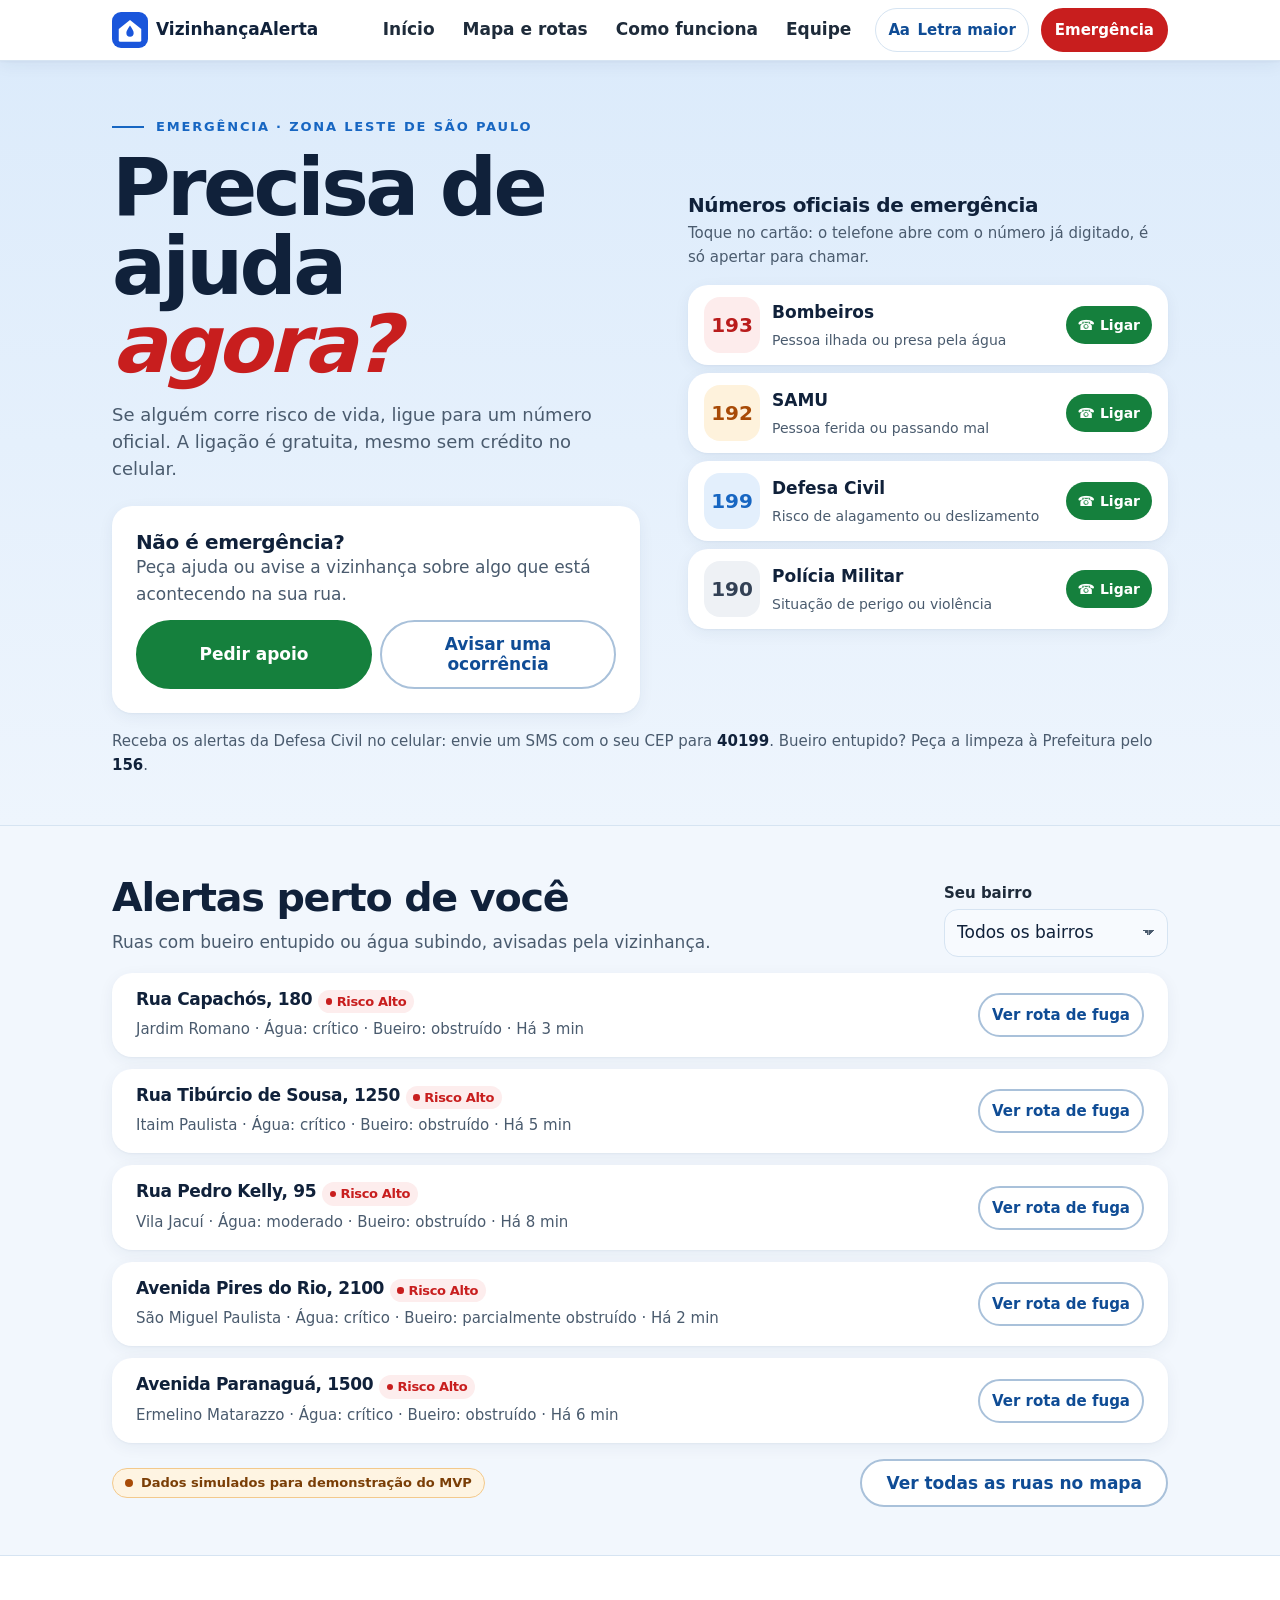
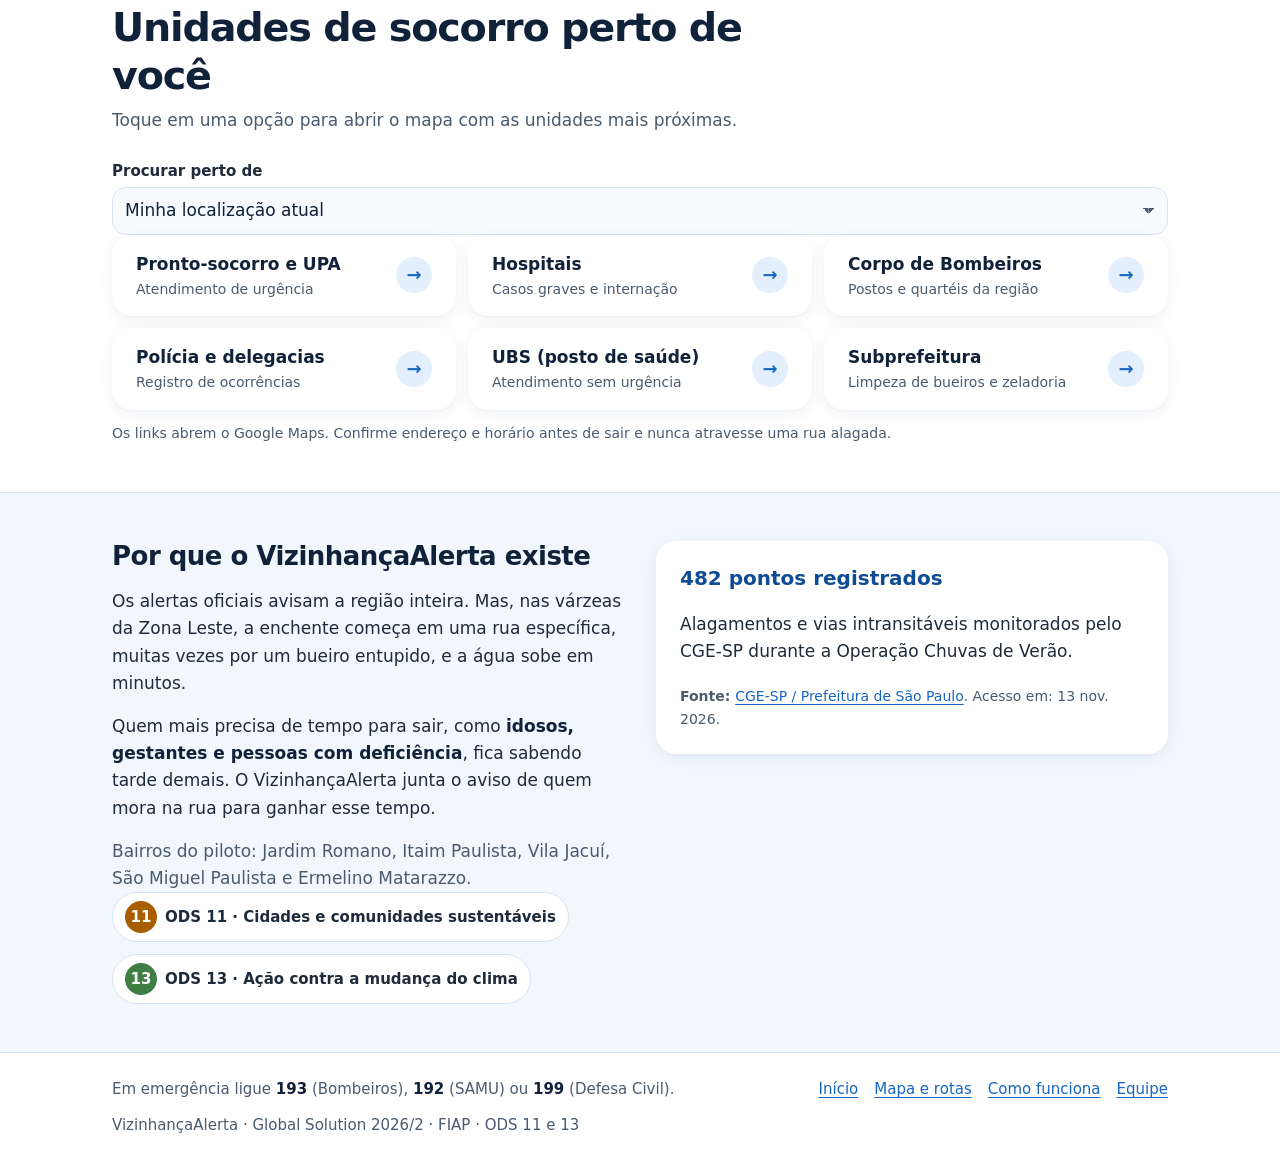
<file: index.html>
<!DOCTYPE html>
<html lang="pt-BR" data-font-size="16">
<head>
  <meta charset="UTF-8">
  <meta name="viewport" content="width=device-width, initial-scale=1">
  <meta name="description" content="VizinhançaAlerta: canal de socorro, alertas de alagamento rua a rua e unidades de atendimento na Zona Leste de São Paulo.">
  <meta name="theme-color" content="#FFFFFF">
  <title>VizinhançaAlerta | Início</title>
  <link rel="icon" href="img/logo.svg" type="image/svg+xml">
  <link rel="stylesheet" href="css/style.css">
</head>
<body>
  <a class="skip-link" href="#conteudo-principal">Pular para o conteúdo principal</a>

  <header class="site-header">
    <div class="container site-header__inner">
      <a class="brand" href="index.html" aria-current="page">
        <img class="brand__logo" src="img/logo.svg" alt="" width="36" height="36">
        <span class="brand__text">
          <span class="brand__name">VizinhançaAlerta</span>
          <span class="brand__slogan">Tecnologia comunitária que antecipa enchentes de rua em rua.</span>
        </span>
      </a>

      <a class="btn btn--sos" href="index.html#emergencia">Emergência</a>

      <button type="button" class="main-nav__toggle" id="menu-toggle" aria-expanded="false" aria-controls="menu-principal">
        <span class="main-nav__toggle-icon" aria-hidden="true"></span>
        <span class="main-nav__toggle-texto">Menu</span>
      </button>

      <nav class="main-nav" id="menu-principal" aria-label="Navegação principal">
        <ul class="main-nav__list" role="list">
          <li><a class="main-nav__link" href="index.html">Início</a></li>
          <li><a class="main-nav__link" href="solucao.html">Mapa e rotas</a></li>
          <li><a class="main-nav__link" href="impacto.html">Como funciona</a></li>
          <li><a class="main-nav__link" href="equipe.html">Equipe</a></li>
          <li>
            <button type="button" class="main-nav__letra" id="btn-letra" aria-pressed="false">
              <span class="main-nav__letra-icone" aria-hidden="true">Aa</span> Letra maior
            </button>
          </li>
        </ul>
      </nav>
    </div>
  </header>

  <main id="conteudo-principal" tabindex="-1">

    <!-- 1. CANAL DE SOCORRO: a primeira coisa que a pessoa vê -->
    <section class="sos" id="emergencia" aria-labelledby="sos-titulo">
      <div class="container sos__inner">
        <div class="sos__texto">
          <p class="kicker">Emergência · Zona Leste de São Paulo</p>
          <h1 class="sos__titulo" id="sos-titulo">Precisa de ajuda <span class="sos__titulo-destaque">agora?</span></h1>
          <p class="sos__lead">Se alguém corre risco de vida, ligue para um número oficial. A ligação é gratuita, mesmo sem crédito no celular.</p>
        </div>

        <div class="sos__numeros">
          <h2 class="sos__numeros-titulo">Números oficiais de emergência</h2>
          <p class="sos__numeros-sub">Toque no cartão: o telefone abre com o número já digitado, é só apertar para chamar.</p>
          <ul class="sos-grid" role="list">
            <li>
              <a class="sos-card sos-card--bombeiros" href="tel:193">
                <span class="visually-hidden">Ligar para </span>
                <span class="sos-card__numero">193</span>
                <span class="sos-card__nome">Bombeiros</span>
                <span class="sos-card__desc">Pessoa ilhada ou presa pela água</span>
                <span class="sos-card__ligar" aria-hidden="true">Ligar</span>
              </a>
            </li>
            <li>
              <a class="sos-card sos-card--samu" href="tel:192">
                <span class="visually-hidden">Ligar para </span>
                <span class="sos-card__numero">192</span>
                <span class="sos-card__nome">SAMU</span>
                <span class="sos-card__desc">Pessoa ferida ou passando mal</span>
                <span class="sos-card__ligar" aria-hidden="true">Ligar</span>
              </a>
            </li>
            <li>
              <a class="sos-card sos-card--defesa" href="tel:199">
                <span class="visually-hidden">Ligar para </span>
                <span class="sos-card__numero">199</span>
                <span class="sos-card__nome">Defesa Civil</span>
                <span class="sos-card__desc">Risco de alagamento ou deslizamento</span>
                <span class="sos-card__ligar" aria-hidden="true">Ligar</span>
              </a>
            </li>
            <li>
              <a class="sos-card sos-card--policia" href="tel:190">
                <span class="visually-hidden">Ligar para </span>
                <span class="sos-card__numero">190</span>
                <span class="sos-card__nome">Polícia Militar</span>
                <span class="sos-card__desc">Situação de perigo ou violência</span>
                <span class="sos-card__ligar" aria-hidden="true">Ligar</span>
              </a>
            </li>
          </ul>
        </div>

        <div class="sos__ajuda">
          <h2 class="sos__ajuda-titulo">Não é emergência?</h2>
          <p class="text-muted">Peça ajuda ou avise a vizinhança sobre algo que está acontecendo na sua rua.</p>
          <div class="sos__acoes">
            <a class="btn btn--verde" href="solucao.html?tipo=suporte#reportar">Pedir apoio</a>
            <a class="btn btn--ghost" href="solucao.html#reportar">Avisar uma ocorrência</a>
          </div>
        </div>
      </div>

      <div class="container">
        <p class="sos__dica">
          Receba os alertas da Defesa Civil no celular: envie um SMS com o seu CEP para <strong>40199</strong>.
          Bueiro entupido? Peça a limpeza à Prefeitura pelo <strong>156</strong>.
        </p>
      </div>
    </section>

    <!-- 2. ALERTAS DA REGIÃO -->
    <section class="section" id="alertas" aria-labelledby="alertas-titulo">
      <div class="container">
        <div class="alertas__topo">
          <div>
            <h2 class="section__title" id="alertas-titulo">Alertas perto de você</h2>
            <p class="section__lead">Ruas com bueiro entupido ou água subindo, avisadas pela vizinhança.</p>
          </div>
          <div class="campo-inline">
            <label class="campo-inline__label" for="home-bairro">Seu bairro</label>
            <select class="filtros__select" id="home-bairro">
              <option value="">Todos os bairros</option>
              <option value="Jardim Romano">Jardim Romano</option>
              <option value="Itaim Paulista">Itaim Paulista</option>
              <option value="Vila Jacuí">Vila Jacuí</option>
              <option value="São Miguel Paulista">São Miguel Paulista</option>
              <option value="Ermelino Matarazzo">Ermelino Matarazzo</option>
            </select>
          </div>
        </div>

        <ul class="alerta-lista" id="lista-alertas-home" role="list" aria-live="polite"></ul>
        <p class="empty-state" id="alertas-vazio" hidden>Nenhum alerta de risco neste bairro no momento.</p>
        <noscript>
          <p class="empty-state">Ative o JavaScript do navegador para ver os alertas.</p>
        </noscript>

        <div class="alertas__rodape">
          <span class="selo-simulacao">Dados simulados para demonstração do MVP</span>
          <a class="btn btn--ghost" href="solucao.html#simulacao">Ver todas as ruas no mapa</a>
        </div>
      </div>
    </section>

    <!-- 3. UNIDADES DE SOCORRO PERTO -->
    <section class="section section--alt" id="unidades" aria-labelledby="unidades-titulo">
      <div class="container stack">
        <header class="section__header">
          <h2 class="section__title" id="unidades-titulo">Unidades de socorro perto de você</h2>
          <p class="section__lead">Toque em uma opção para abrir o mapa com as unidades mais próximas.</p>
        </header>

        <div class="campo-inline">
          <label class="campo-inline__label" for="unidades-bairro">Procurar perto de</label>
          <select class="filtros__select" id="unidades-bairro">
            <option value="">Minha localização atual</option>
            <option value="Jardim Romano">Jardim Romano</option>
            <option value="Itaim Paulista">Itaim Paulista</option>
            <option value="Vila Jacuí">Vila Jacuí</option>
            <option value="São Miguel Paulista">São Miguel Paulista</option>
            <option value="Ermelino Matarazzo">Ermelino Matarazzo</option>
          </select>
        </div>

        <ul class="unidades-grid" role="list">
          <li>
            <a class="unidade-link" data-unidade="pronto socorro" target="_blank" rel="noopener noreferrer"
               href="https://www.google.com/maps/search/?api=1&amp;query=pronto%20socorro%20perto%20de%20mim">
              <span>
                <span class="unidade-link__nome">Pronto-socorro e UPA</span>
                <span class="unidade-link__desc">Atendimento de urgência</span>
              </span>
              <span class="visually-hidden">(abre o mapa em nova aba)</span>
            </a>
          </li>
          <li>
            <a class="unidade-link" data-unidade="hospital" target="_blank" rel="noopener noreferrer"
               href="https://www.google.com/maps/search/?api=1&amp;query=hospital%20perto%20de%20mim">
              <span>
                <span class="unidade-link__nome">Hospitais</span>
                <span class="unidade-link__desc">Casos graves e internação</span>
              </span>
              <span class="visually-hidden">(abre o mapa em nova aba)</span>
            </a>
          </li>
          <li>
            <a class="unidade-link" data-unidade="corpo de bombeiros" target="_blank" rel="noopener noreferrer"
               href="https://www.google.com/maps/search/?api=1&amp;query=corpo%20de%20bombeiros%20perto%20de%20mim">
              <span>
                <span class="unidade-link__nome">Corpo de Bombeiros</span>
                <span class="unidade-link__desc">Postos e quartéis da região</span>
              </span>
              <span class="visually-hidden">(abre o mapa em nova aba)</span>
            </a>
          </li>
          <li>
            <a class="unidade-link" data-unidade="delegacia de polícia" target="_blank" rel="noopener noreferrer"
               href="https://www.google.com/maps/search/?api=1&amp;query=delegacia%20de%20pol%C3%ADcia%20perto%20de%20mim">
              <span>
                <span class="unidade-link__nome">Polícia e delegacias</span>
                <span class="unidade-link__desc">Registro de ocorrências</span>
              </span>
              <span class="visually-hidden">(abre o mapa em nova aba)</span>
            </a>
          </li>
          <li>
            <a class="unidade-link" data-unidade="UBS posto de saúde" target="_blank" rel="noopener noreferrer"
               href="https://www.google.com/maps/search/?api=1&amp;query=UBS%20posto%20de%20sa%C3%BAde%20perto%20de%20mim">
              <span>
                <span class="unidade-link__nome">UBS (posto de saúde)</span>
                <span class="unidade-link__desc">Atendimento sem urgência</span>
              </span>
              <span class="visually-hidden">(abre o mapa em nova aba)</span>
            </a>
          </li>
          <li>
            <a class="unidade-link" data-unidade="subprefeitura" target="_blank" rel="noopener noreferrer"
               href="https://www.google.com/maps/search/?api=1&amp;query=subprefeitura%20perto%20de%20mim">
              <span>
                <span class="unidade-link__nome">Subprefeitura</span>
                <span class="unidade-link__desc">Limpeza de bueiros e zeladoria</span>
              </span>
              <span class="visually-hidden">(abre o mapa em nova aba)</span>
            </a>
          </li>
        </ul>

        <p class="unidades__nota">
          Os links abrem o Google Maps. Confirme endereço e horário antes de sair e nunca atravesse uma rua alagada.
        </p>
      </div>
    </section>

    <!-- 4. SOBRE: problema, cidadão, proposta e ODS -->
    <section class="section" id="sobre" aria-labelledby="sobre-titulo">
      <div class="container layout-split">
        <div class="stack">
          <h2 id="sobre-titulo">Por que o VizinhançaAlerta existe</h2>
          <p>
            Os alertas oficiais avisam a região inteira. Mas, nas várzeas da Zona Leste, a enchente começa
            em uma rua específica, muitas vezes por um bueiro entupido, e a água sobe em minutos.
          </p>
          <p>
            Quem mais precisa de tempo para sair, como <strong>idosos, gestantes e pessoas com deficiência</strong>,
            fica sabendo tarde demais. O VizinhançaAlerta junta o aviso de quem mora na rua para ganhar esse tempo.
          </p>
          <p class="text-muted">
            Bairros do piloto: Jardim Romano, Itaim Paulista, Vila Jacuí, São Miguel Paulista e Ermelino Matarazzo.
          </p>
          <ul class="ods-list" role="list" aria-label="Objetivos de Desenvolvimento Sustentável da ONU">
            <li class="ods-tag ods-tag--11"><span class="ods-tag__num" aria-hidden="true">11</span> ODS 11 · Cidades e comunidades sustentáveis</li>
            <li class="ods-tag ods-tag--13"><span class="ods-tag__num" aria-hidden="true">13</span> ODS 13 · Ação contra a mudança do clima</li>
          </ul>
        </div>

        <article class="card">
          <div class="stat">
            <p class="stat__value">482 pontos registrados</p>
            <p class="stat__label">Alagamentos e vias intransitáveis monitorados pelo CGE-SP durante a Operação Chuvas de Verão.</p>
            <p class="stat__source"><a href="https://www.cgesp.org/v3/alagamentos.jsp" target="_blank" rel="noopener noreferrer">CGE-SP / Prefeitura de São Paulo<span class="visually-hidden"> (abre em nova aba)</span></a>. Acesso em: 13 nov. 2026.</p>
          </div>
        </article>
      </div>
    </section>

  </main>

  <footer class="site-footer">
    <div class="container site-footer__inner">
      <p>Em emergência ligue <strong>193</strong> (Bombeiros), <strong>192</strong> (SAMU) ou <strong>199</strong> (Defesa Civil).</p>
      <nav class="site-footer__nav" aria-label="Navegação do rodapé">
        <ul role="list">
          <li><a href="index.html">Início</a></li>
          <li><a href="solucao.html">Mapa e rotas</a></li>
          <li><a href="impacto.html">Como funciona</a></li>
          <li><a href="equipe.html">Equipe</a></li>
        </ul>
      </nav>
      <p>VizinhançaAlerta · Global Solution 2026/2 · FIAP · ODS 11 e 13</p>
    </div>
  </footer>

  <script src="js/dados.js"></script>
  <script src="js/app.js"></script>
</body>
</html>
</file>
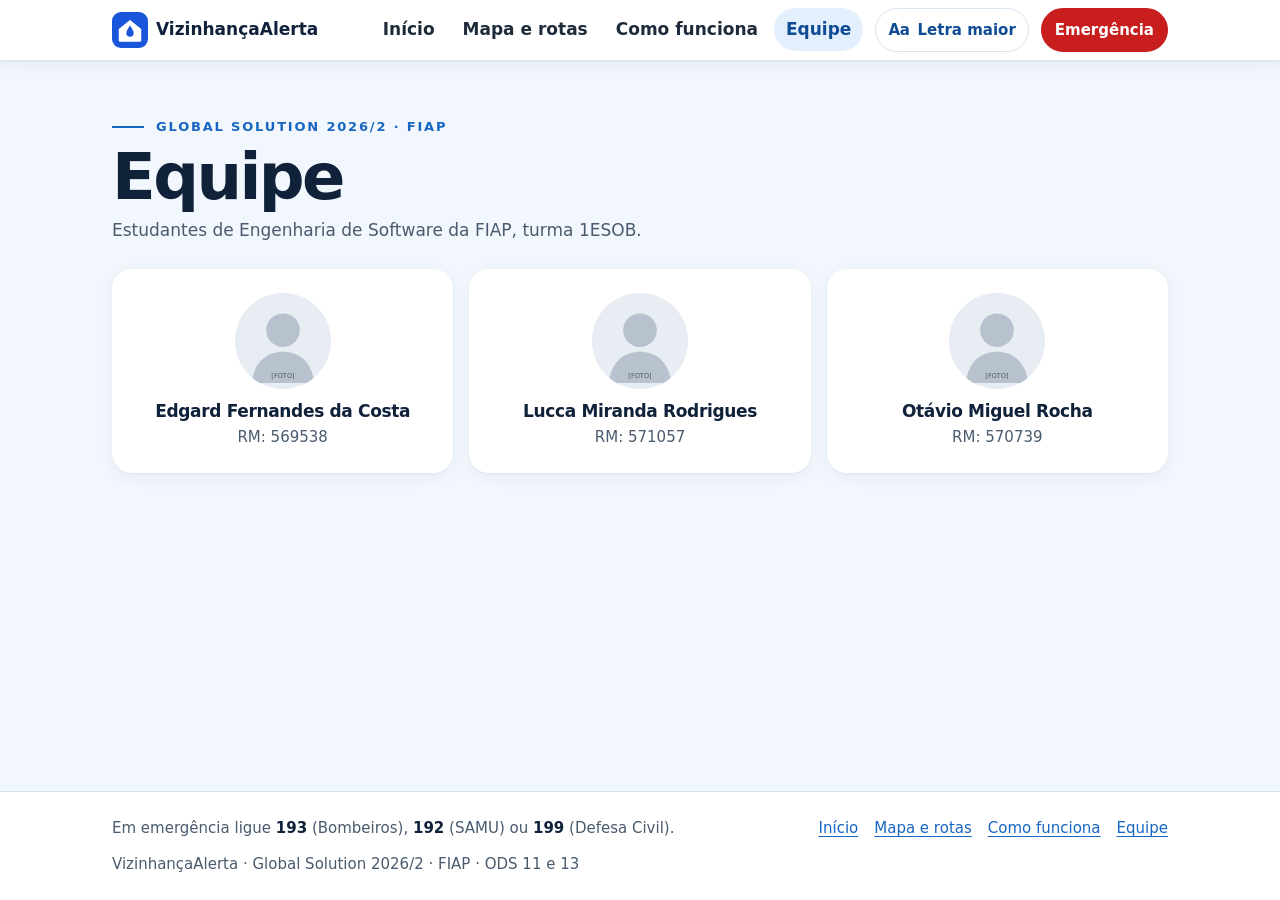
<file: equipe.html>
<!DOCTYPE html>
<html lang="pt-BR" data-font-size="16">
<head>
  <meta charset="UTF-8">
  <meta name="viewport" content="width=device-width, initial-scale=1">
  <meta name="description" content="Equipe do VizinhançaAlerta — Global Solution 2026/2, FIAP Engenharia de Software.">
  <meta name="theme-color" content="#FFFFFF">
  <title>VizinhançaAlerta | Equipe</title>
  <link rel="icon" href="img/logo.svg" type="image/svg+xml">
  <link rel="stylesheet" href="css/style.css">
</head>
<body>
  <a class="skip-link" href="#conteudo-principal">Pular para o conteúdo principal</a>

  <header class="site-header">
    <div class="container site-header__inner">
      <a class="brand" href="index.html">
        <img class="brand__logo" src="img/logo.svg" alt="" width="36" height="36">
        <span class="brand__text">
          <span class="brand__name">VizinhançaAlerta</span>
          <span class="brand__slogan">Tecnologia comunitária que antecipa enchentes de rua em rua.</span>
        </span>
      </a>

      <a class="btn btn--sos" href="index.html#emergencia">Emergência</a>

      <button type="button" class="main-nav__toggle" id="menu-toggle" aria-expanded="false" aria-controls="menu-principal">
        <span class="main-nav__toggle-icon" aria-hidden="true"></span>
        <span class="main-nav__toggle-texto">Menu</span>
      </button>

      <nav class="main-nav" id="menu-principal" aria-label="Navegação principal">
        <ul class="main-nav__list" role="list">
          <li><a class="main-nav__link" href="index.html">Início</a></li>
          <li><a class="main-nav__link" href="solucao.html">Mapa e rotas</a></li>
          <li><a class="main-nav__link" href="impacto.html">Como funciona</a></li>
          <li><a class="main-nav__link" href="equipe.html" aria-current="page">Equipe</a></li>
          <li>
            <button type="button" class="main-nav__letra" id="btn-letra" aria-pressed="false">
              <span class="main-nav__letra-icone" aria-hidden="true">Aa</span> Letra maior
            </button>
          </li>
        </ul>
      </nav>
    </div>
  </header>

  <main id="conteudo-principal" tabindex="-1">

    <section class="section" aria-labelledby="equipe-titulo">
      <div class="container">
        <header class="section__header">
          <p class="kicker">Global Solution 2026/2 · FIAP</p>
          <h1 class="section__title" id="equipe-titulo">Equipe</h1>
          <p class="section__lead">
            Estudantes de Engenharia de Software da FIAP, turma 1ESOB.
          </p>
        </header>

        <ul class="team-grid" role="list">
          <li class="team-card">
            <img class="team-card__photo" src="img/avatar-placeholder.svg" width="96" height="96"
                 alt="Foto de Edgard Fernandes da Costa, integrante da equipe VizinhançaAlerta">
            <h2 class="team-card__name">Edgard Fernandes da Costa</h2>
            <p class="team-card__rm">RM: 569538</p>
          </li>
          <li class="team-card">
            <img class="team-card__photo" src="img/avatar-placeholder.svg" width="96" height="96"
                 alt="Foto de Lucca Miranda Rodrigues, integrante da equipe VizinhançaAlerta">
            <h2 class="team-card__name">Lucca Miranda Rodrigues</h2>
            <p class="team-card__rm">RM: 571057</p>
          </li>
          <li class="team-card">
            <img class="team-card__photo" src="img/avatar-placeholder.svg" width="96" height="96"
                 alt="Foto de Otávio Miguel Rocha, integrante da equipe VizinhançaAlerta">
            <h2 class="team-card__name">Otávio Miguel Rocha</h2>
            <p class="team-card__rm">RM: 570739</p>
          </li>
        </ul>
      </div>
    </section>

  </main>

  <footer class="site-footer">
    <div class="container site-footer__inner">
      <p>Em emergência ligue <strong>193</strong> (Bombeiros), <strong>192</strong> (SAMU) ou <strong>199</strong> (Defesa Civil).</p>
      <nav class="site-footer__nav" aria-label="Navegação do rodapé">
        <ul role="list">
          <li><a href="index.html">Início</a></li>
          <li><a href="solucao.html">Mapa e rotas</a></li>
          <li><a href="impacto.html">Como funciona</a></li>
          <li><a href="equipe.html">Equipe</a></li>
        </ul>
      </nav>
      <p>VizinhançaAlerta · Global Solution 2026/2 · FIAP · ODS 11 e 13</p>
    </div>
  </footer>

  <script src="js/dados.js"></script>
  <script src="js/app.js"></script>
</body>
</html>
</file>
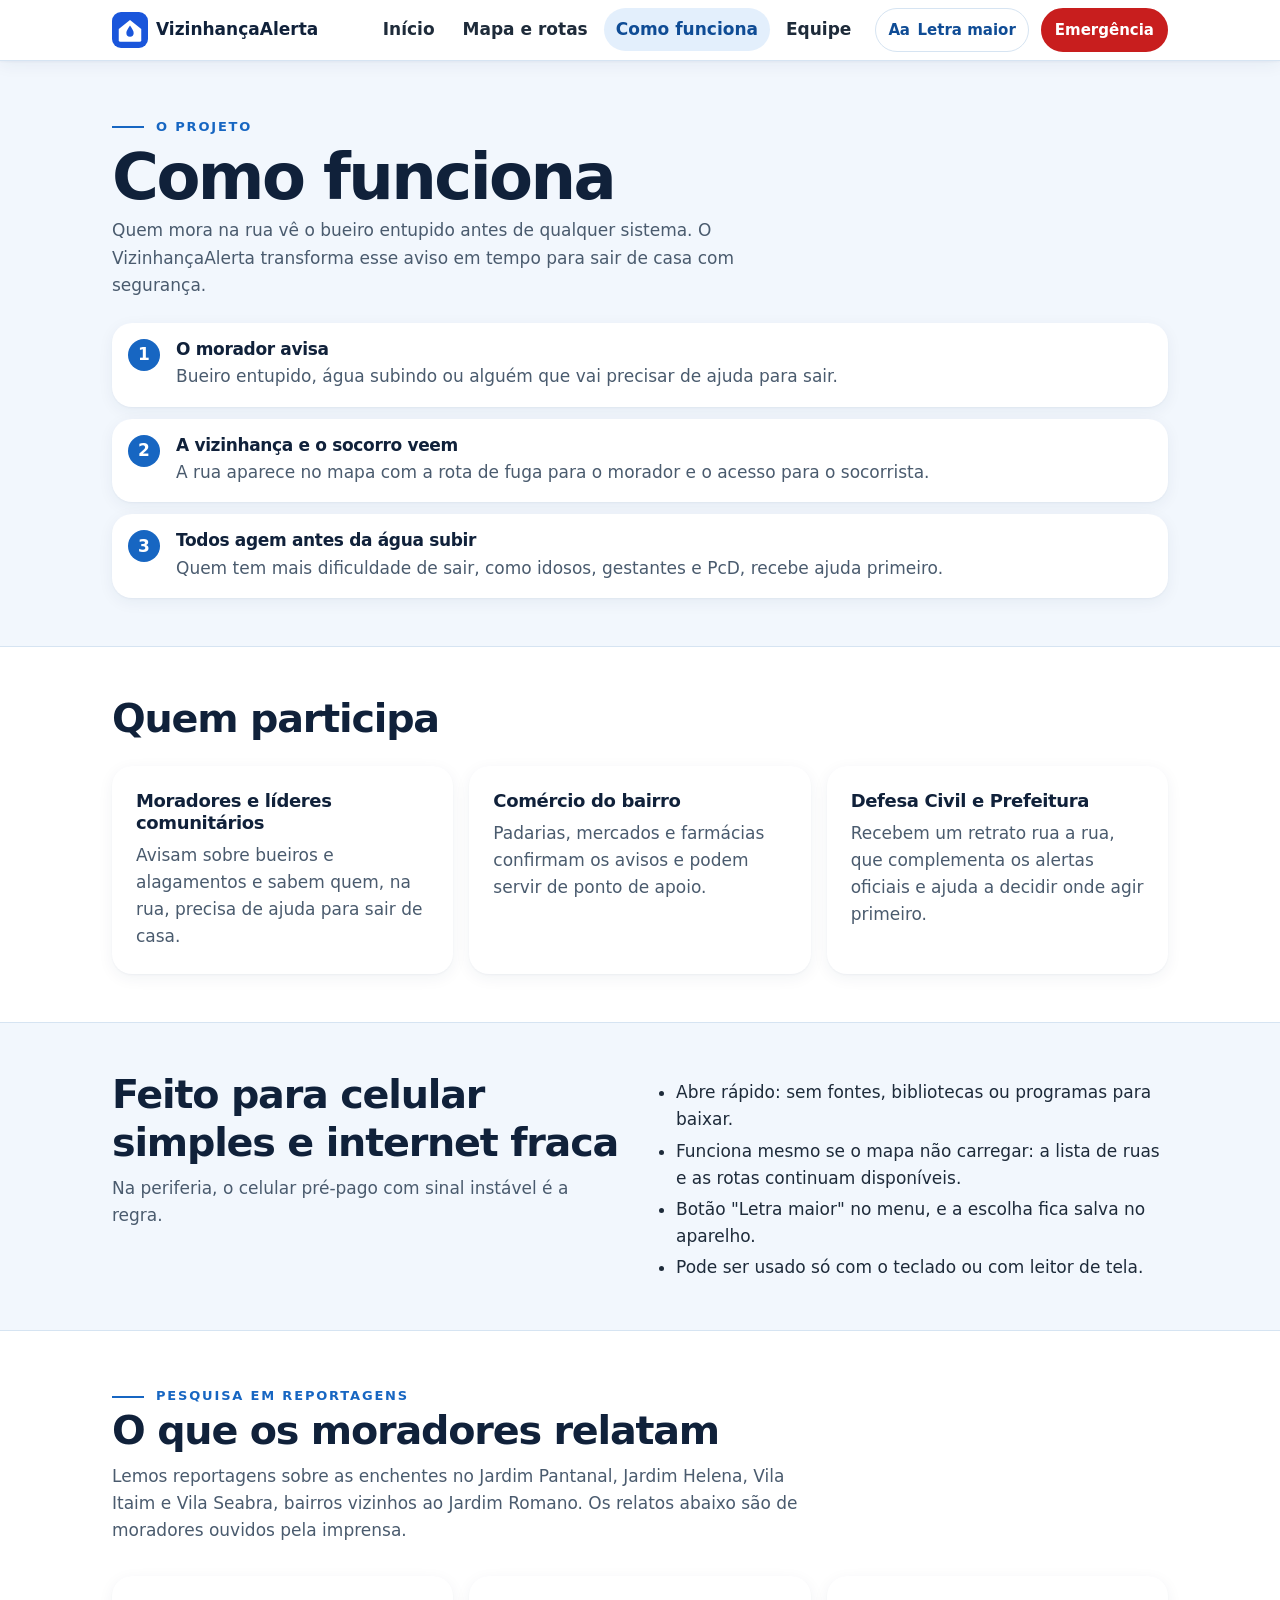
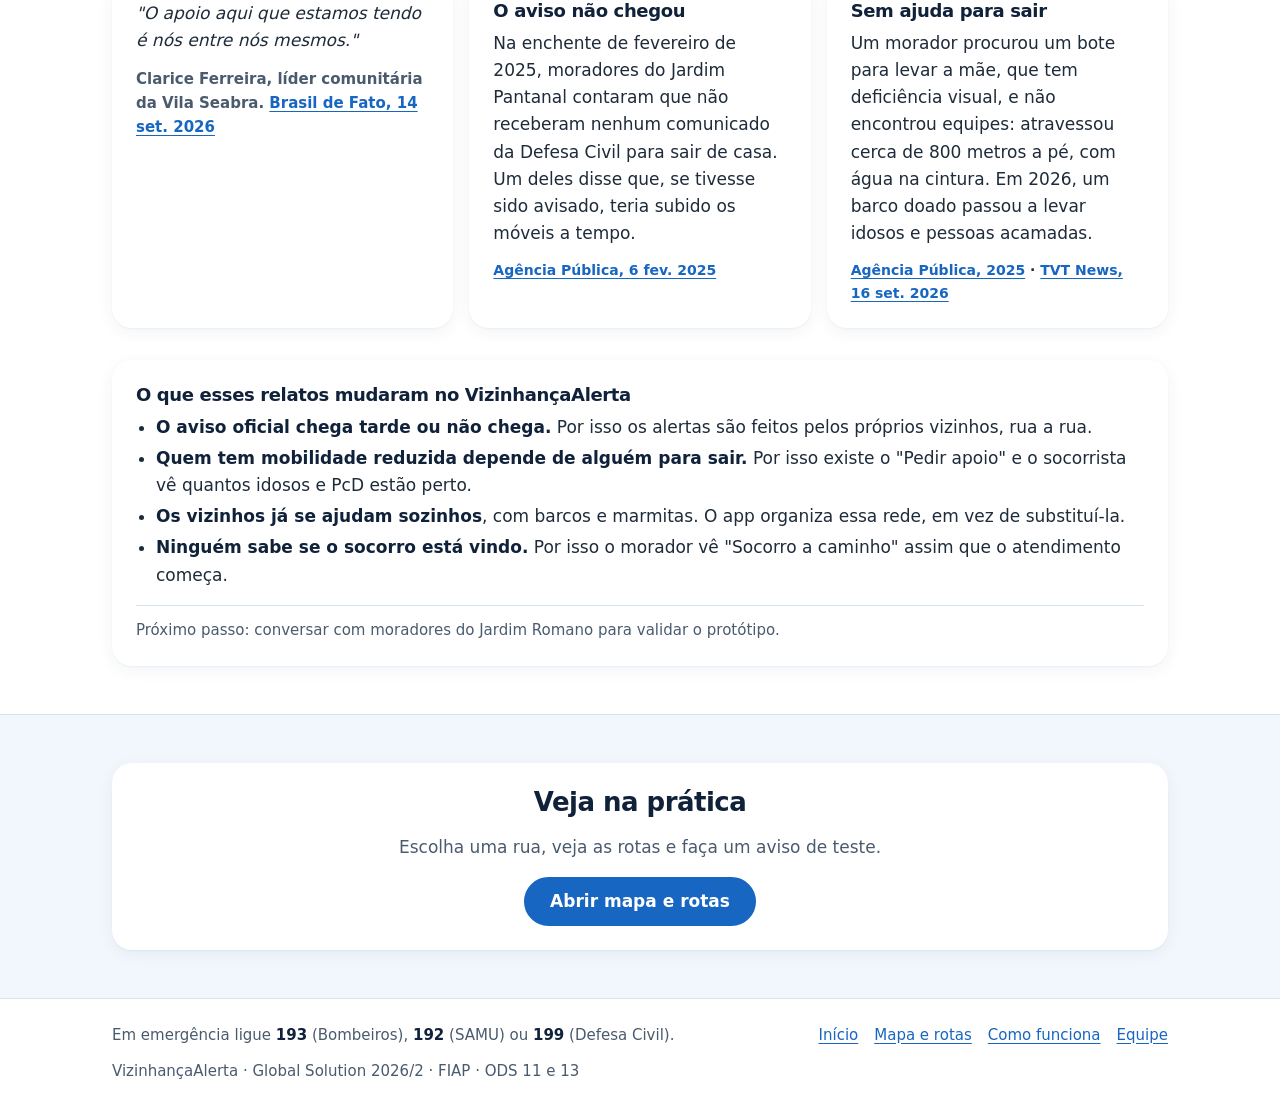
<file: impacto.html>
<!DOCTYPE html>
<html lang="pt-BR" data-font-size="16">
<head>
  <meta charset="UTF-8">
  <meta name="viewport" content="width=device-width, initial-scale=1">
  <meta name="description" content="Como o VizinhançaAlerta funciona: moradores avisam, a vizinhança e o socorro veem, e todos agem antes da água subir.">
  <meta name="theme-color" content="#FFFFFF">
  <title>VizinhançaAlerta | Como funciona</title>
  <link rel="icon" href="img/logo.svg" type="image/svg+xml">
  <link rel="stylesheet" href="css/style.css">
</head>
<body>
  <a class="skip-link" href="#conteudo-principal">Pular para o conteúdo principal</a>

  <header class="site-header">
    <div class="container site-header__inner">
      <a class="brand" href="index.html">
        <img class="brand__logo" src="img/logo.svg" alt="" width="36" height="36">
        <span class="brand__text">
          <span class="brand__name">VizinhançaAlerta</span>
          <span class="brand__slogan">Tecnologia comunitária que antecipa enchentes de rua em rua.</span>
        </span>
      </a>

      <a class="btn btn--sos" href="index.html#emergencia">Emergência</a>

      <button type="button" class="main-nav__toggle" id="menu-toggle" aria-expanded="false" aria-controls="menu-principal">
        <span class="main-nav__toggle-icon" aria-hidden="true"></span>
        <span class="main-nav__toggle-texto">Menu</span>
      </button>

      <nav class="main-nav" id="menu-principal" aria-label="Navegação principal">
        <ul class="main-nav__list" role="list">
          <li><a class="main-nav__link" href="index.html">Início</a></li>
          <li><a class="main-nav__link" href="solucao.html">Mapa e rotas</a></li>
          <li><a class="main-nav__link" href="impacto.html" aria-current="page">Como funciona</a></li>
          <li><a class="main-nav__link" href="equipe.html">Equipe</a></li>
          <li>
            <button type="button" class="main-nav__letra" id="btn-letra" aria-pressed="false">
              <span class="main-nav__letra-icone" aria-hidden="true">Aa</span> Letra maior
            </button>
          </li>
        </ul>
      </nav>
    </div>
  </header>

  <main id="conteudo-principal" tabindex="-1">

    <!-- PASSO A PASSO -->
    <section class="section" aria-labelledby="impacto-titulo">
      <div class="container stack-lg">
        <header class="section__header">
          <p class="kicker">O projeto</p>
          <h1 class="section__title" id="impacto-titulo">Como funciona</h1>
          <p class="section__lead">
            Quem mora na rua vê o bueiro entupido antes de qualquer sistema.
            O VizinhançaAlerta transforma esse aviso em tempo para sair de casa com segurança.
          </p>
        </header>

        <ol class="steps" role="list">
          <li class="steps__item">
            <h2 class="steps__title">O morador avisa</h2>
            <p class="text-muted">Bueiro entupido, água subindo ou alguém que vai precisar de ajuda para sair.</p>
          </li>
          <li class="steps__item">
            <h2 class="steps__title">A vizinhança e o socorro veem</h2>
            <p class="text-muted">A rua aparece no mapa com a rota de fuga para o morador e o acesso para o socorrista.</p>
          </li>
          <li class="steps__item">
            <h2 class="steps__title">Todos agem antes da água subir</h2>
            <p class="text-muted">Quem tem mais dificuldade de sair, como idosos, gestantes e PcD, recebe ajuda primeiro.</p>
          </li>
        </ol>
      </div>
    </section>

    <!-- QUEM PARTICIPA -->
    <section class="section section--alt" id="ecossistema" aria-labelledby="ecossistema-titulo">
      <div class="container">
        <header class="section__header">
          <h2 class="section__title" id="ecossistema-titulo">Quem participa</h2>
        </header>

        <div class="grid grid--3">
          <article class="card">
            <h3 class="card__title">Moradores e líderes comunitários</h3>
            <p class="card__text">Avisam sobre bueiros e alagamentos e sabem quem, na rua, precisa de ajuda para sair de casa.</p>
          </article>
          <article class="card">
            <h3 class="card__title">Comércio do bairro</h3>
            <p class="card__text">Padarias, mercados e farmácias confirmam os avisos e podem servir de ponto de apoio.</p>
          </article>
          <article class="card">
            <h3 class="card__title">Defesa Civil e Prefeitura</h3>
            <p class="card__text">Recebem um retrato rua a rua, que complementa os alertas oficiais e ajuda a decidir onde agir primeiro.</p>
          </article>
        </div>
      </div>
    </section>

    <!-- INCLUSÃO DIGITAL -->
    <section class="section" id="inclusao-digital" aria-labelledby="inclusao-titulo">
      <div class="container layout-split">
        <div>
          <h2 class="section__title" id="inclusao-titulo">Feito para celular simples e internet fraca</h2>
          <p class="section__lead">Na periferia, o celular pré-pago com sinal instável é a regra.</p>
        </div>
        <ul class="lista-simples">
          <li>Abre rápido: sem fontes, bibliotecas ou programas para baixar.</li>
          <li>Funciona mesmo se o mapa não carregar: a lista de ruas e as rotas continuam disponíveis.</li>
          <li>Botão "Letra maior" no menu, e a escolha fica salva no aparelho.</li>
          <li>Pode ser usado só com o teclado ou com leitor de tela.</li>
        </ul>
      </div>
    </section>

    <!-- O QUE OS MORADORES RELATAM (pesquisa em reportagens) -->
    <section class="section section--alt" id="validacao" aria-labelledby="validacao-titulo">
      <div class="container stack-lg">
        <header class="section__header">
          <p class="kicker">Pesquisa em reportagens</p>
          <h2 class="section__title" id="validacao-titulo">O que os moradores relatam</h2>
          <p class="section__lead">
            Lemos reportagens sobre as enchentes no Jardim Pantanal, Jardim Helena, Vila Itaim e Vila Seabra,
            bairros vizinhos ao Jardim Romano. Os relatos abaixo são de moradores ouvidos pela imprensa.
          </p>
        </header>

        <div class="grid grid--3">
          <figure class="quote">
            <blockquote class="quote__text">
              <p>"O apoio aqui que estamos tendo é nós entre nós mesmos."</p>
            </blockquote>
            <figcaption class="quote__author">
              Clarice Ferreira, líder comunitária da Vila Seabra.
              <a href="https://www.brasildefato.com.br/2026/09/14/enchente-deixa-familias-ilhadas-apos-tres-dias-sem-resposta-na-zona-leste-de-sp-o-apoio-aqui-e-nos-entre-nos-mesmos/" target="_blank" rel="noopener noreferrer">Brasil de Fato, 14 set. 2026<span class="visually-hidden"> (abre em nova aba)</span></a>
            </figcaption>
          </figure>

          <article class="relato">
            <h3 class="relato__titulo">O aviso não chegou</h3>
            <p>
              Na enchente de fevereiro de 2025, moradores do Jardim Pantanal contaram que não receberam nenhum
              comunicado da Defesa Civil para sair de casa. Um deles disse que, se tivesse sido avisado, teria
              subido os móveis a tempo.
            </p>
            <p class="relato__fonte">
              <a href="https://apublica.org/2025/02/sao-paulo-chuvas-deixam-moradores-ilhados-na-maior-cidade-do-pais/" target="_blank" rel="noopener noreferrer">Agência Pública, 6 fev. 2025<span class="visually-hidden"> (abre em nova aba)</span></a>
            </p>
          </article>

          <article class="relato">
            <h3 class="relato__titulo">Sem ajuda para sair</h3>
            <p>
              Um morador procurou um bote para levar a mãe, que tem deficiência visual, e não encontrou equipes:
              atravessou cerca de 800 metros a pé, com água na cintura. Em 2026, um barco doado passou a levar
              idosos e pessoas acamadas.
            </p>
            <p class="relato__fonte">
              <a href="https://apublica.org/2025/02/sao-paulo-chuvas-deixam-moradores-ilhados-na-maior-cidade-do-pais/" target="_blank" rel="noopener noreferrer">Agência Pública, 2025<span class="visually-hidden"> (abre em nova aba)</span></a>
              ·
              <a href="https://tvtnews.com.br/jardim-pantanal-chega-ao-quinto-dia-de-alagamentos/" target="_blank" rel="noopener noreferrer">TVT News, 16 set. 2026<span class="visually-hidden"> (abre em nova aba)</span></a>
            </p>
          </article>
        </div>

        <article class="card">
          <h3 class="card__title">O que esses relatos mudaram no VizinhançaAlerta</h3>
          <ul class="lista-simples">
            <li><strong>O aviso oficial chega tarde ou não chega.</strong> Por isso os alertas são feitos pelos próprios vizinhos, rua a rua.</li>
            <li><strong>Quem tem mobilidade reduzida depende de alguém para sair.</strong> Por isso existe o "Pedir apoio" e o socorrista vê quantos idosos e PcD estão perto.</li>
            <li><strong>Os vizinhos já se ajudam sozinhos</strong>, com barcos e marmitas. O app organiza essa rede, em vez de substituí-la.</li>
            <li><strong>Ninguém sabe se o socorro está vindo.</strong> Por isso o morador vê "Socorro a caminho" assim que o atendimento começa.</li>
          </ul>
          <p class="card__footer">Próximo passo: conversar com moradores do Jardim Romano para validar o protótipo.</p>
        </article>
      </div>
    </section>

    <!-- CHAMADA -->
    <section class="section" aria-labelledby="impacto-cta-titulo">
      <div class="container">
        <article class="card text-center stack">
          <h2 id="impacto-cta-titulo">Veja na prática</h2>
          <p class="section__lead">Escolha uma rua, veja as rotas e faça um aviso de teste.</p>
          <p><a class="btn btn--primary" href="solucao.html">Abrir mapa e rotas</a></p>
        </article>
      </div>
    </section>

  </main>

  <footer class="site-footer">
    <div class="container site-footer__inner">
      <p>Em emergência ligue <strong>193</strong> (Bombeiros), <strong>192</strong> (SAMU) ou <strong>199</strong> (Defesa Civil).</p>
      <nav class="site-footer__nav" aria-label="Navegação do rodapé">
        <ul role="list">
          <li><a href="index.html">Início</a></li>
          <li><a href="solucao.html">Mapa e rotas</a></li>
          <li><a href="impacto.html">Como funciona</a></li>
          <li><a href="equipe.html">Equipe</a></li>
        </ul>
      </nav>
      <p>VizinhançaAlerta · Global Solution 2026/2 · FIAP · ODS 11 e 13</p>
    </div>
  </footer>

  <script src="js/dados.js"></script>
  <script src="js/app.js"></script>
</body>
</html>
</file>
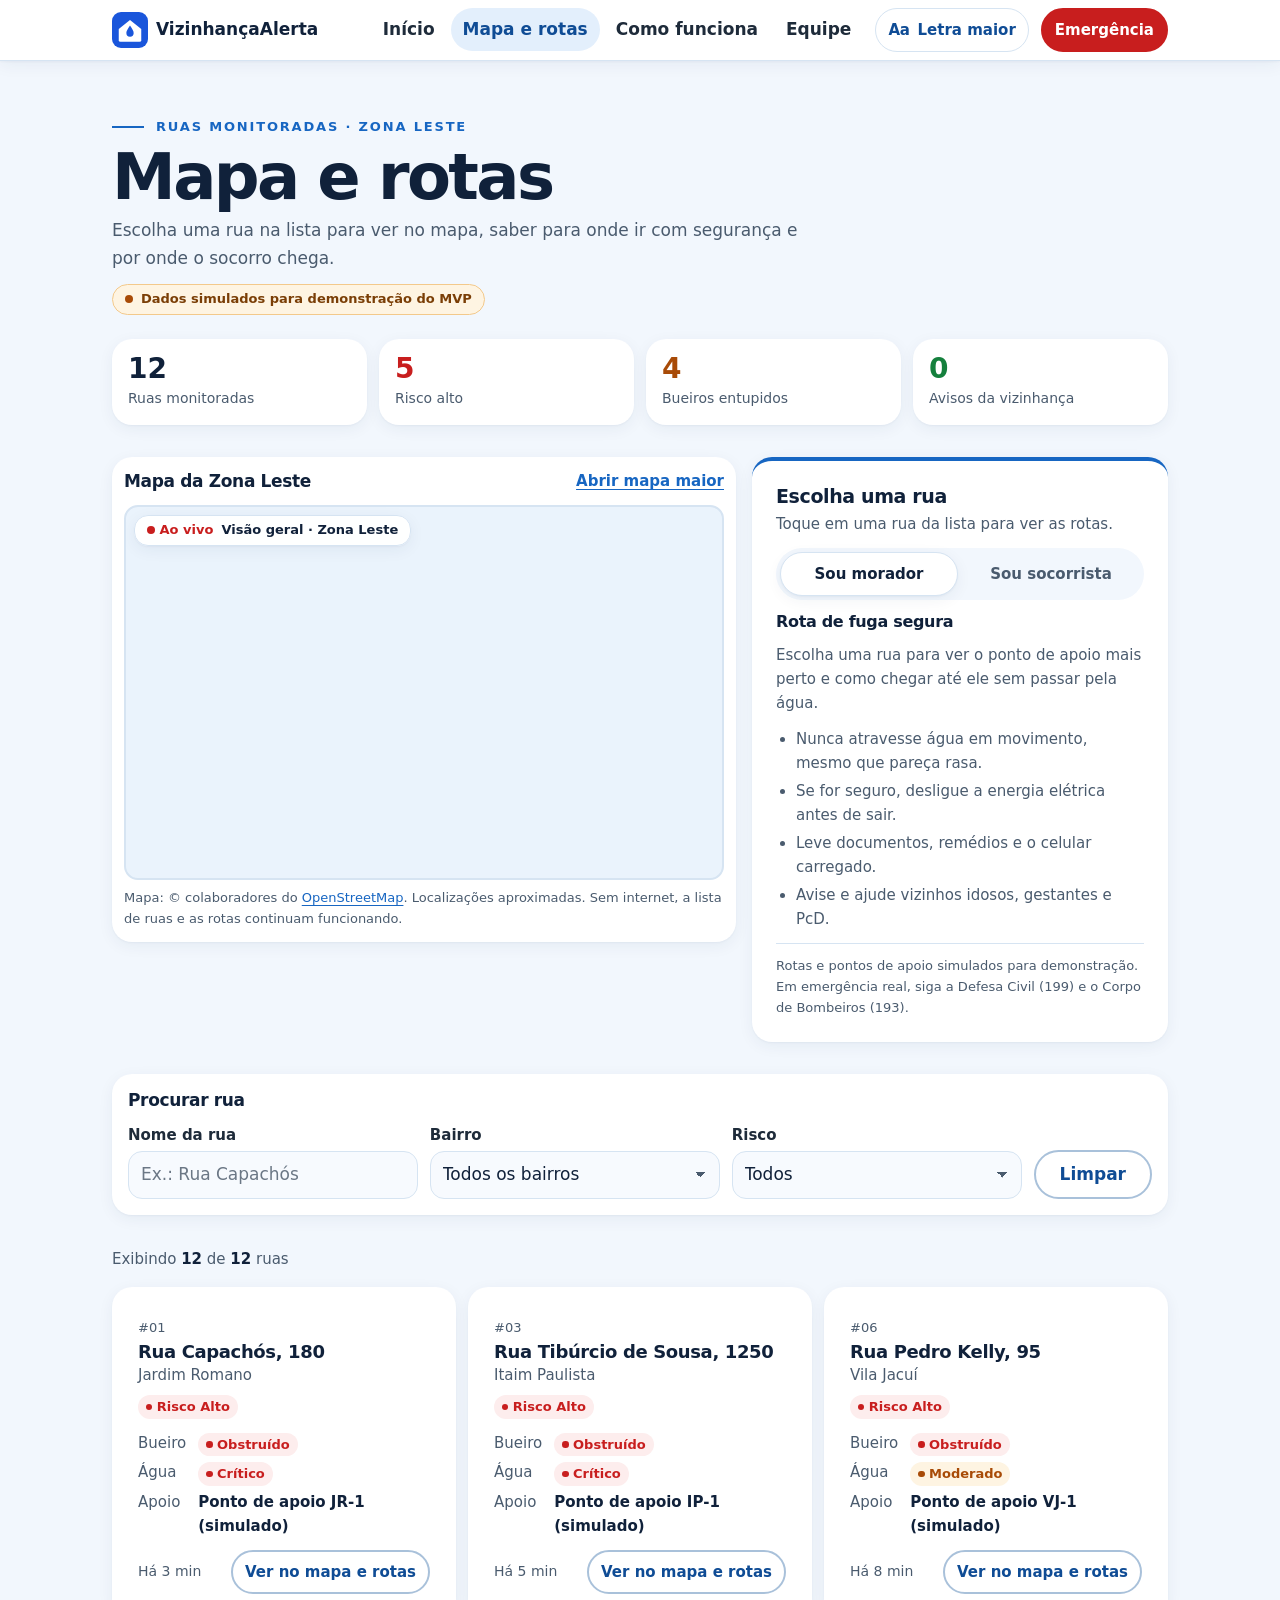
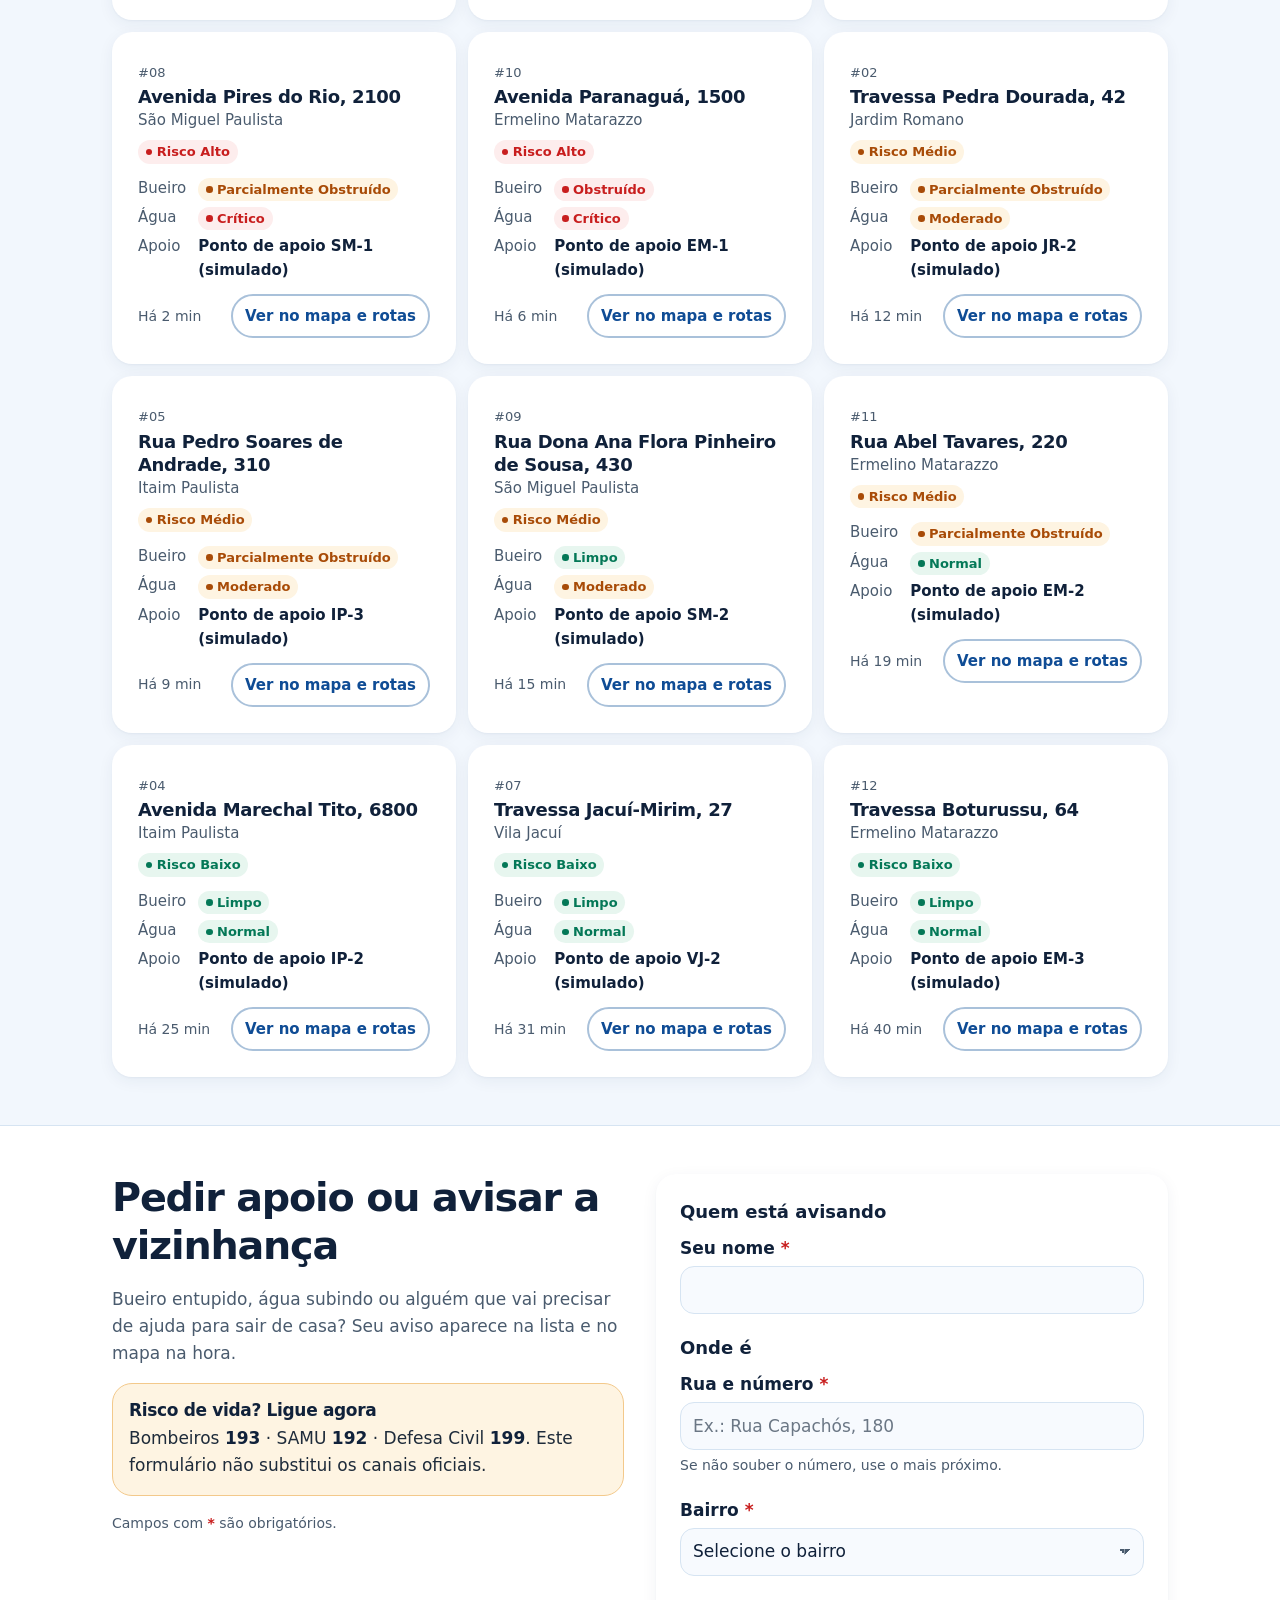
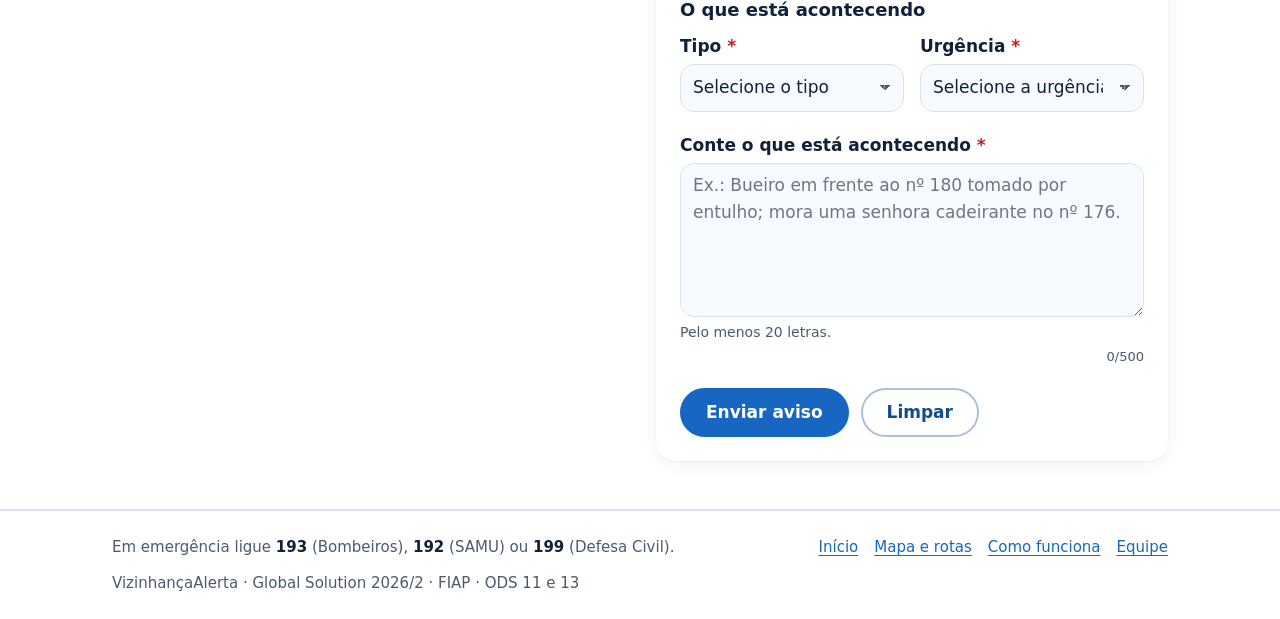
<file: solucao.html>
<!DOCTYPE html>
<html lang="pt-BR" data-font-size="16">
<head>
  <meta charset="UTF-8">
  <meta name="viewport" content="width=device-width, initial-scale=1">
  <meta name="description" content="Mapa e rotas do VizinhançaAlerta: ruas em risco de alagamento na Zona Leste de São Paulo, rota de fuga para o morador, rota de acesso para o socorrista e formulário de pedido de apoio.">
  <meta name="theme-color" content="#FFFFFF">
  <title>VizinhançaAlerta | Mapa e rotas</title>
  <link rel="icon" href="img/logo.svg" type="image/svg+xml">
  <link rel="stylesheet" href="css/style.css">
</head>
<body>
  <a class="skip-link" href="#conteudo-principal">Pular para o conteúdo principal</a>

  <header class="site-header">
    <div class="container site-header__inner">
      <a class="brand" href="index.html">
        <img class="brand__logo" src="img/logo.svg" alt="" width="36" height="36">
        <span class="brand__text">
          <span class="brand__name">VizinhançaAlerta</span>
          <span class="brand__slogan">Tecnologia comunitária que antecipa enchentes de rua em rua.</span>
        </span>
      </a>

      <a class="btn btn--sos" href="index.html#emergencia">Emergência</a>

      <button type="button" class="main-nav__toggle" id="menu-toggle" aria-expanded="false" aria-controls="menu-principal">
        <span class="main-nav__toggle-icon" aria-hidden="true"></span>
        <span class="main-nav__toggle-texto">Menu</span>
      </button>

      <nav class="main-nav" id="menu-principal" aria-label="Navegação principal">
        <ul class="main-nav__list" role="list">
          <li><a class="main-nav__link" href="index.html">Início</a></li>
          <li><a class="main-nav__link" href="solucao.html" aria-current="page">Mapa e rotas</a></li>
          <li><a class="main-nav__link" href="impacto.html">Como funciona</a></li>
          <li><a class="main-nav__link" href="equipe.html">Equipe</a></li>
          <li>
            <button type="button" class="main-nav__letra" id="btn-letra" aria-pressed="false">
              <span class="main-nav__letra-icone" aria-hidden="true">Aa</span> Letra maior
            </button>
          </li>
        </ul>
      </nav>
    </div>
  </header>

  <main id="conteudo-principal" tabindex="-1">

    <!-- SIMULAÇÃO: mapa, rotas, filtros e ruas -->
    <section class="section" id="simulacao" aria-labelledby="simulacao-titulo">
      <div class="container stack-lg">
        <header class="section__header">
          <p class="kicker">Ruas monitoradas · Zona Leste</p>
          <h1 class="section__title" id="simulacao-titulo">Mapa e rotas</h1>
          <p class="section__lead">
            Escolha uma rua na lista para ver no mapa, saber para onde ir com segurança e por onde o socorro chega.
          </p>
          <p><span class="selo-simulacao">Dados simulados para demonstração do MVP</span></p>
        </header>

        <!-- Contadores dinâmicos -->
        <ul class="kpi-grid" role="list" aria-label="Resumo do monitoramento">
          <li class="kpi">
            <span class="kpi__value" id="kpi-total">—</span>
            <span class="kpi__label">Ruas monitoradas</span>
          </li>
          <li class="kpi kpi--alto">
            <span class="kpi__value" id="kpi-alto">—</span>
            <span class="kpi__label">Risco alto</span>
          </li>
          <li class="kpi kpi--medio">
            <span class="kpi__value" id="kpi-obstruidos">—</span>
            <span class="kpi__label">Bueiros entupidos</span>
          </li>
          <li class="kpi kpi--baixo">
            <span class="kpi__value" id="kpi-reportes">—</span>
            <span class="kpi__label">Avisos da vizinhança</span>
          </li>
        </ul>

        <!-- Mapa real + painel de rotas -->
        <div class="geo-wrapper">
          <div class="mapa-geo-panel">
            <div class="mapa-geo-panel__header">
              <h2 class="mapa-geo-panel__title" id="mapa-titulo">Mapa da Zona Leste</h2>
              <a class="mapa-geo-panel__link" id="mapa-osm-link"
                 href="https://www.openstreetmap.org/#map=14/-23.4990/-46.4380"
                 target="_blank" rel="noopener noreferrer">Abrir mapa maior<span class="visually-hidden"> (abre em nova aba)</span></a>
            </div>

            <div class="mapa-geo" id="mapa-geo">
              <iframe class="mapa-geo__frame" id="mapa-osm"
                      title="Mapa do OpenStreetMap com a visão geral da Zona Leste de São Paulo"
                      src="https://www.openstreetmap.org/export/embed.html?bbox=-46.5000%2C-23.5200%2C-46.3800%2C-23.4780&amp;layer=mapnik"
                      loading="lazy"></iframe>
              <p class="mapa-geo__hud" aria-hidden="true">
                <span class="mapa-geo__live">Ao vivo</span>
                <span id="mapa-hud-texto">Visão geral · Zona Leste</span>
              </p>
            </div>

            <p class="mapa-geo-panel__credito">
              Mapa: © colaboradores do <a href="https://www.openstreetmap.org/copyright" target="_blank" rel="noopener noreferrer">OpenStreetMap<span class="visually-hidden"> (abre em nova aba)</span></a>.
              Localizações aproximadas. Sem internet, a lista de ruas e as rotas continuam funcionando.
            </p>
            <p class="mapa-geo-panel__offline" id="mapa-offline" role="status" hidden>
              Você está sem conexão: o mapa não vai carregar, mas a lista de ruas e as rotas continuam funcionando.
            </p>
          </div>

          <!-- Painel de rotas -->
          <aside class="rotas" id="painel-rotas" aria-labelledby="rotas-titulo">
            <div>
              <h2 class="rotas__title" id="rotas-titulo" tabindex="-1">Escolha uma rua</h2>
              <p class="rotas__subtitle" id="rotas-subtitulo">Toque em uma rua da lista para ver as rotas.</p>
            </div>

            <div class="rotas__tabs" role="tablist" aria-label="Tipo de rota">
              <button type="button" class="rotas__tab" id="aba-cidadao" role="tab"
                      aria-selected="true" aria-controls="painel-cidadao">Sou morador</button>
              <button type="button" class="rotas__tab" id="aba-socorrista" role="tab"
                      aria-selected="false" aria-controls="painel-socorrista" tabindex="-1">Sou socorrista</button>
            </div>

            <div class="rotas__panel rotas__panel--cidadao" id="painel-cidadao" role="tabpanel" aria-labelledby="aba-cidadao" tabindex="0">
              <h3 class="rotas__panel-title">Rota de fuga segura</h3>
              <div id="cidadao-conteudo">
                <p class="rotas__vazio">Escolha uma rua para ver o ponto de apoio mais perto e como chegar até ele sem passar pela água.</p>
              </div>
              <ul class="rotas__dicas" aria-label="Cuidados ao sair de casa">
                <li>Nunca atravesse água em movimento, mesmo que pareça rasa.</li>
                <li>Se for seguro, desligue a energia elétrica antes de sair.</li>
                <li>Leve documentos, remédios e o celular carregado.</li>
                <li>Avise e ajude vizinhos idosos, gestantes e PcD.</li>
              </ul>
              <a class="btn btn--verde btn--block rotas__gps" id="btn-gps-cidadao" target="_blank" rel="noopener noreferrer" hidden>
                Abrir Rota de Evacuação no GPS<span class="visually-hidden"> (abre em nova aba)</span>
              </a>
            </div>

            <div class="rotas__panel rotas__panel--socorrista" id="painel-socorrista" role="tabpanel" aria-labelledby="aba-socorrista" tabindex="0" hidden>
              <!-- Antes do acesso: só o formulário de entrada -->
              <div class="login" id="socorrista-login">
                <h3 class="rotas__panel-title">Área do socorrista</h3>
                <p class="login__intro">
                  Só equipes de resgate (Defesa Civil, Bombeiros e SAMU) podem iniciar e finalizar atendimentos
                  e ver os dados de quem pediu ajuda. Isso evita avisos falsos de "socorro a caminho".
                </p>
                <form class="login__form" id="form-login" novalidate aria-labelledby="aba-socorrista">
                  <div class="form__group">
                    <label class="form__label" for="login-matricula">Matrícula</label>
                    <input class="form__input" type="text" id="login-matricula" name="matricula" autocomplete="username" placeholder="Ex.: DC-0001" aria-describedby="erro-login-matricula">
                    <span class="form__error" id="erro-login-matricula" aria-live="polite"></span>
                  </div>
                  <div class="form__group">
                    <label class="form__label" for="login-codigo">Código de acesso</label>
                    <input class="form__input" type="password" id="login-codigo" name="codigo" autocomplete="current-password" aria-describedby="erro-login-codigo">
                    <span class="form__error" id="erro-login-codigo" aria-live="polite"></span>
                  </div>
                  <div class="form-feedback" id="login-feedback" role="status" aria-live="polite"></div>
                  <button type="submit" class="btn btn--primary btn--block" id="btn-entrar">Entrar como socorrista</button>
                </form>
                <p class="login__demo">
                  Acesso de demonstração: matrícula <strong>DC-0001</strong> e código <strong>SOCORRO2026</strong>.
                </p>
              </div>

              <!-- Depois do acesso: dados e ações do resgate -->
              <div class="login__area" id="socorrista-area" hidden>
                <div class="login__sessao">
                  <span>Conectado como <strong id="socorrista-matricula">—</strong></span>
                  <button type="button" class="btn btn--ghost btn--sm" id="btn-sair">Sair</button>
                </div>
                <h3 class="rotas__panel-title" id="socorrista-titulo" tabindex="-1">Rota de resgate</h3>
                <div id="socorrista-conteudo">
                  <p class="rotas__vazio">Escolha uma rua para ver o acesso sugerido, quantas pessoas vulneráveis estão perto e a situação do bueiro.</p>
                </div>
                <a class="btn btn--danger btn--block rotas__gps" id="btn-gps-socorrista" target="_blank" rel="noopener noreferrer" hidden>
                  Traçar Acesso de Resgate no GPS<span class="visually-hidden"> (abre em nova aba)</span>
                </a>
              </div>
            </div>

            <p class="rotas__retorno" id="rotas-retorno" role="status" aria-live="polite"></p>

            <div class="form__actions rotas__acoes" id="rotas-acoes" hidden></div>

            <p class="rotas__aviso">
              Rotas e pontos de apoio simulados para demonstração. Em emergência real, siga a Defesa Civil (199)
              e o Corpo de Bombeiros (193).
            </p>
          </aside>
        </div>

        <!-- Filtros -->
        <form class="filtros" id="form-filtros" role="search" aria-labelledby="filtros-titulo">
          <h2 class="filtros__legend" id="filtros-titulo">Procurar rua</h2>

          <div class="filtros__field">
            <label class="filtros__label" for="filtro-busca">Nome da rua</label>
            <input class="filtros__input" type="search" id="filtro-busca" name="busca" placeholder="Ex.: Rua Capachós" autocomplete="off">
          </div>

          <div class="filtros__field">
            <label class="filtros__label" for="filtro-bairro">Bairro</label>
            <select class="filtros__select" id="filtro-bairro" name="bairro">
              <option value="">Todos os bairros</option>
              <option value="Jardim Romano">Jardim Romano</option>
              <option value="Itaim Paulista">Itaim Paulista</option>
              <option value="Vila Jacuí">Vila Jacuí</option>
              <option value="São Miguel Paulista">São Miguel Paulista</option>
              <option value="Ermelino Matarazzo">Ermelino Matarazzo</option>
            </select>
          </div>

          <div class="filtros__field">
            <label class="filtros__label" for="filtro-risco">Risco</label>
            <select class="filtros__select" id="filtro-risco" name="risco">
              <option value="">Todos</option>
              <option value="Alto">Alto</option>
              <option value="Médio">Médio</option>
              <option value="Baixo">Baixo</option>
            </select>
          </div>

          <div class="filtros__actions">
            <button type="reset" class="btn btn--ghost btn--block" id="btn-limpar-filtros">Limpar</button>
          </div>
        </form>

        <!-- Resultados -->
        <div>
          <div class="resultados-bar">
            <p class="resultados-bar__count" id="contador-resultados" role="status" aria-live="polite">Carregando ruas…</p>
            <button type="button" class="btn btn--ghost btn--sm" id="btn-finalizadas" aria-pressed="false" hidden>Ver finalizadas</button>
          </div>

          <ul class="pontos-list" id="lista-pontos" role="list" aria-label="Ruas monitoradas"></ul>

          <p class="empty-state" id="estado-vazio" hidden>
            Nenhuma rua encontrada. Tente outro bairro, outro risco ou limpe a busca.
          </p>

          <noscript>
            <p class="empty-state">Ative o JavaScript do navegador para ver as ruas monitoradas.</p>
          </noscript>
        </div>
      </div>
    </section>

    <!-- FORMULÁRIO: pedir apoio ou avisar a vizinhança -->
    <section class="section section--alt" id="reportar" aria-labelledby="reportar-titulo">
      <div class="container layout-split">
        <div class="stack">
          <h2 class="section__title" id="reportar-titulo">Pedir apoio ou avisar a vizinhança</h2>
          <p class="section__lead">
            Bueiro entupido, água subindo ou alguém que vai precisar de ajuda para sair de casa?
            Seu aviso aparece na lista e no mapa na hora.
          </p>
          <aside class="notice">
            <h3 class="notice__title">Risco de vida? Ligue agora</h3>
            <p>Bombeiros <strong>193</strong> · SAMU <strong>192</strong> · Defesa Civil <strong>199</strong>. Este formulário não substitui os canais oficiais.</p>
          </aside>
          <p class="form__hint">Campos com <span class="form__required" aria-hidden="true">*</span> são obrigatórios.</p>
        </div>

        <form class="form" id="form-reporte" novalidate aria-labelledby="reportar-titulo">
          <div class="form-feedback" id="form-feedback" role="status" aria-live="polite" tabindex="-1"></div>

          <fieldset class="form__fieldset">
            <legend class="form__legend">Quem está avisando</legend>

            <div class="form__group">
              <label class="form__label" for="campo-nome">Seu nome <span class="form__required" aria-hidden="true">*</span></label>
              <input class="form__input" type="text" id="campo-nome" name="nome" autocomplete="name" required aria-required="true" aria-describedby="erro-nome">
              <span class="form__error" id="erro-nome" aria-live="polite"></span>
            </div>
          </fieldset>

          <fieldset class="form__fieldset">
            <legend class="form__legend">Onde é</legend>

            <div class="form__group">
              <label class="form__label" for="campo-rua">Rua e número <span class="form__required" aria-hidden="true">*</span></label>
              <input class="form__input" type="text" id="campo-rua" name="rua" autocomplete="street-address" placeholder="Ex.: Rua Capachós, 180" required aria-required="true" aria-describedby="dica-rua erro-rua">
              <span class="form__hint" id="dica-rua">Se não souber o número, use o mais próximo.</span>
              <span class="form__error" id="erro-rua" aria-live="polite"></span>
            </div>

            <div class="form__group">
              <label class="form__label" for="campo-bairro">Bairro <span class="form__required" aria-hidden="true">*</span></label>
              <select class="form__select" id="campo-bairro" name="bairro" required aria-required="true" aria-describedby="erro-bairro">
                <option value="">Selecione o bairro</option>
                <option value="Jardim Romano">Jardim Romano</option>
                <option value="Itaim Paulista">Itaim Paulista</option>
                <option value="Vila Jacuí">Vila Jacuí</option>
                <option value="São Miguel Paulista">São Miguel Paulista</option>
                <option value="Ermelino Matarazzo">Ermelino Matarazzo</option>
              </select>
              <span class="form__error" id="erro-bairro" aria-live="polite"></span>
            </div>
          </fieldset>

          <fieldset class="form__fieldset">
            <legend class="form__legend">O que está acontecendo</legend>

            <div class="form__row">
              <div class="form__group">
                <label class="form__label" for="campo-tipo">Tipo <span class="form__required" aria-hidden="true">*</span></label>
                <select class="form__select" id="campo-tipo" name="tipoOcorrencia" required aria-required="true" aria-describedby="erro-tipo">
                  <option value="">Selecione o tipo</option>
                  <option value="Bueiro Obstruído">Bueiro Obstruído</option>
                  <option value="Acúmulo de Água na Via">Acúmulo de Água na Via</option>
                  <option value="Pedido de Apoio">Pedido de Apoio (pessoa precisa de ajuda)</option>
                  <option value="Rota Bloqueada">Rota Bloqueada</option>
                </select>
                <span class="form__error" id="erro-tipo" aria-live="polite"></span>
              </div>

              <div class="form__group">
                <label class="form__label" for="campo-urgencia">Urgência <span class="form__required" aria-hidden="true">*</span></label>
                <select class="form__select" id="campo-urgencia" name="urgencia" required aria-required="true" aria-describedby="erro-urgencia">
                  <option value="">Selecione a urgência</option>
                  <option value="Crítica">Crítica</option>
                  <option value="Moderada">Moderada</option>
                  <option value="Preventiva">Preventiva</option>
                </select>
                <span class="form__error" id="erro-urgencia" aria-live="polite"></span>
              </div>
            </div>

            <div class="form__group">
              <label class="form__label" for="campo-descricao">Conte o que está acontecendo <span class="form__required" aria-hidden="true">*</span></label>
              <textarea class="form__textarea" id="campo-descricao" name="descricao" rows="5" maxlength="500" required aria-required="true" aria-describedby="dica-descricao contador-descricao erro-descricao" placeholder="Ex.: Bueiro em frente ao nº 180 tomado por entulho; mora uma senhora cadeirante no nº 176."></textarea>
              <span class="form__hint" id="dica-descricao">Pelo menos 20 letras.</span>
              <span class="form__counter" id="contador-descricao" aria-live="polite">0/500</span>
              <span class="form__error" id="erro-descricao" aria-live="polite"></span>
            </div>
          </fieldset>

          <div class="form__actions">
            <button type="submit" class="btn btn--primary" id="btn-enviar-reporte">Enviar aviso</button>
            <button type="reset" class="btn btn--ghost" id="btn-limpar-reporte">Limpar</button>
          </div>
        </form>
      </div>
    </section>

  </main>

  <footer class="site-footer">
    <div class="container site-footer__inner">
      <p>Em emergência ligue <strong>193</strong> (Bombeiros), <strong>192</strong> (SAMU) ou <strong>199</strong> (Defesa Civil).</p>
      <nav class="site-footer__nav" aria-label="Navegação do rodapé">
        <ul role="list">
          <li><a href="index.html">Início</a></li>
          <li><a href="solucao.html">Mapa e rotas</a></li>
          <li><a href="impacto.html">Como funciona</a></li>
          <li><a href="equipe.html">Equipe</a></li>
        </ul>
      </nav>
      <p>VizinhançaAlerta · Global Solution 2026/2 · FIAP · ODS 11 e 13</p>
    </div>
  </footer>

  <script src="js/dados.js"></script>
  <script src="js/app.js"></script>
</body>
</html>
</file>
<file: css/style.css>
/* ==========================================================================
   VizinhançaAlerta — css/style.css
   Visual claro e calmo, pensado para todas as idades.
   Mobile-first · Flexbox · CSS Grid · Media Queries · WCAG
   Sem fontes externas, sem CDN (foco em redes 3G).

   ÍNDICE
    0. Tokens (cores, espaçamentos)
    1. Escala de fonte (A- / A+)
    2. Reset
    3. Base
    4. Foco visível
    5. Utilitários
    6. Link "pular para o conteúdo"
    7. Botão "Letra maior"
    8. Header e navegação
    9. Seções
   10. Botões
   11. Cards e grids
   12. Canal de socorro (página inicial)
   13. Alertas da região (página inicial)
   14. Unidades de socorro (página inicial)
   15. Sobre o projeto: dado + ODS
   16. Selo de simulação e placeholders
   17. Contadores (KPIs)
   18. Mapa real (iframe) + Painel de rotas
   19. Filtros
   20. Cards das ruas
   21. Badges
   22. Formulário
   23. Passos, depoimentos e avisos
   24. Equipe
   25. Rodapé
   26. Animações
   27. Responsividade
   28. Alto contraste
   28. Movimento reduzido
   29. Impressão
   ========================================================================== */

/* --------------------------------------------------------------------------
   0. Tokens
   Todas as cores de texto têm contraste mínimo de 4.5:1 sobre o fundo.
   -------------------------------------------------------------------------- */
:root {
  /* Base: branco com azul bem claro */
  --cor-fundo: #F2F7FD;
  --cor-superficie: #FFFFFF;
  --cor-superficie-2: #EAF3FC;
  --cor-borda: #D6E4F2;
  --cor-borda-forte: #A9C1DA;

  /* Texto */
  --cor-texto: #1E2B3A;
  --cor-texto-suave: #4A5B6E;
  --cor-titulo: #10213A;

  /* Cor principal (azul: confiança, serviço público) */
  --cor-primaria: #1766C2;
  --cor-primaria-escura: #0F4C95;
  --cor-primaria-fundo: #E3EFFC;

  /* Verde: o que é seguro (ponto de apoio, rota de fuga, confirmação) */
  --cor-verde: #15803D;
  --cor-verde-escuro: #116632;
  --cor-verde-fundo: #E6F6EC;

  /* Risco */
  --cor-alto: #C81E1E;
  --cor-alto-fundo: #FDEDED;
  --cor-medio: #A84B07;
  --cor-medio-fundo: #FEF4E2;
  --cor-baixo: #047857;
  --cor-baixo-fundo: #E7F6EF;

  /* Feedback */
  --cor-erro: #C81E1E;
  --cor-sucesso: #047857;

  /* Tipografia de sistema */
  --fonte-base: system-ui, -apple-system, BlinkMacSystemFont, "Segoe UI", Roboto, sans-serif;

  /* Espaçamentos (rem → crescem junto com a "Letra maior") */
  --esp-1: 0.25rem;
  --esp-2: 0.5rem;
  --esp-3: 0.75rem;
  --esp-4: 1rem;
  --esp-5: 1.5rem;
  --esp-6: 2rem;
  --esp-7: 3rem;
  --esp-8: 4rem;

  --raio: 0.875rem;
  --raio-lg: 1.25rem;
  --largura-max: 70rem;
  --sombra: 0 1px 2px rgba(15, 45, 90, 0.04), 0 4px 16px rgba(15, 45, 90, 0.06);
  --sombra-forte: 0 10px 28px rgba(15, 45, 90, 0.12);
  --foco: 3px solid #1766C2;
  --transicao: 160ms ease;
}

/* --------------------------------------------------------------------------
   1. Escala de fonte (botão "Letra maior")
   O JS alterna o <html> entre 16px e 20px (data-font-size). Como tudo usa
   rem, a página inteira cresce junto.
   -------------------------------------------------------------------------- */
html {
  font-size: 16px;
  -webkit-text-size-adjust: 100%;
  text-size-adjust: 100%;
  scroll-behavior: smooth;
}

html[data-font-size="14"] { font-size: 14px; }
html[data-font-size="16"] { font-size: 16px; }
html[data-font-size="18"] { font-size: 18px; }
html[data-font-size="20"] { font-size: 20px; }

/* --------------------------------------------------------------------------
   2. Reset enxuto
   -------------------------------------------------------------------------- */
*,
*::before,
*::after {
  box-sizing: border-box;
}

body,
h1, h2, h3, h4, h5, h6,
p, figure, blockquote,
ul, ol, dl, dd {
  margin: 0;
}

ul[role="list"],
ol[role="list"] {
  list-style: none;
  padding: 0;
}

img,
svg {
  display: block;
  max-width: 100%;
  height: auto;
}

input,
button,
select,
textarea {
  font: inherit;
  color: inherit;
}

button {
  cursor: pointer;
}

[hidden],
.is-hidden {
  display: none !important;
}

/* --------------------------------------------------------------------------
   3. Base
   -------------------------------------------------------------------------- */
body {
  min-height: 100vh;
  display: flex;
  flex-direction: column;
  font-family: var(--fonte-base);
  font-size: 1.0625rem;
  line-height: 1.6;
  color: var(--cor-texto);
  background-color: var(--cor-fundo);
}

main {
  flex: 1 0 auto;
}

h1, h2, h3, h4 {
  color: var(--cor-titulo);
  line-height: 1.2;
  font-weight: 800;
  letter-spacing: -0.02em;
}

h1 { font-size: 1.875rem; }
h2 { font-size: 1.5rem; }
h3 { font-size: 1.1875rem; }
h4 { font-size: 1.0625rem; }

p + p {
  margin-top: var(--esp-3);
}

a {
  color: var(--cor-primaria);
  text-underline-offset: 0.2em;
}

a:hover {
  color: var(--cor-primaria-escura);
}

strong {
  color: var(--cor-titulo);
}

::selection {
  background: var(--cor-primaria);
  color: #FFFFFF;
}

/* Âncoras (#emergencia, #reportar...) não ficam escondidas atrás do header fixo */
[id] {
  scroll-margin-top: 5rem;
}

/* --------------------------------------------------------------------------
   4. Foco visível (navegação por teclado)
   -------------------------------------------------------------------------- */
:focus {
  outline: none;
}

:focus-visible {
  outline: var(--foco);
  outline-offset: 3px;
  border-radius: 4px;
}

@supports not selector(:focus-visible) {
  :focus {
    outline: var(--foco);
    outline-offset: 3px;
  }
}

/* --------------------------------------------------------------------------
   5. Utilitários
   -------------------------------------------------------------------------- */
.visually-hidden {
  position: absolute !important;
  width: 1px;
  height: 1px;
  padding: 0;
  margin: -1px;
  overflow: hidden;
  clip: rect(0, 0, 0, 0);
  white-space: nowrap;
  border: 0;
}

.container {
  width: 100%;
  max-width: var(--largura-max);
  margin-inline: auto;
  padding-inline: var(--esp-4);
}

.text-center { text-align: center; }
.text-muted { color: var(--cor-texto-suave); }

.stack > * + * { margin-top: var(--esp-4); }
.stack-lg > * + * { margin-top: var(--esp-6); }

/* --------------------------------------------------------------------------
   6. Link "pular para o conteúdo"
   -------------------------------------------------------------------------- */
.skip-link {
  position: absolute;
  top: -100%;
  left: var(--esp-4);
  z-index: 1000;
  padding: var(--esp-2) var(--esp-4);
  font-weight: 700;
  color: #FFFFFF;
  background: var(--cor-primaria);
  border-radius: 0 0 var(--raio) var(--raio);
  text-decoration: none;
}

.skip-link:focus,
.skip-link:focus-visible {
  top: 0;
}

/* --------------------------------------------------------------------------
   7. Botão "Letra maior" (dentro do menu principal)
   -------------------------------------------------------------------------- */
.main-nav__letra {
  display: inline-flex;
  align-items: center;
  gap: var(--esp-2);
  width: 100%;
  min-height: 2.75rem;
  padding: var(--esp-3) var(--esp-4);
  font-weight: 600;
  color: var(--cor-primaria-escura);
  background: transparent;
  border: 1px solid var(--cor-borda);
  border-radius: 999px;
  transition: background-color var(--transicao), border-color var(--transicao);
}

.main-nav__letra:hover {
  background: var(--cor-primaria-fundo);
  border-color: var(--cor-primaria);
}

/* Ícone "Aa" desenhado com texto do sistema, sem imagem */
.main-nav__letra-icone {
  font-weight: 800;
  letter-spacing: -0.02em;
}

.main-nav__letra[aria-pressed="true"] {
  color: #FFFFFF;
  background: var(--cor-primaria);
  border-color: var(--cor-primaria);
}

/* --------------------------------------------------------------------------
   8. Header + navegação principal
   -------------------------------------------------------------------------- */
.site-header {
  position: sticky;
  top: 0;
  z-index: 100;
  background: var(--cor-superficie);
  border-bottom: 1px solid var(--cor-borda);
  box-shadow: var(--sombra);
}

.site-header__inner {
  display: flex;
  flex-wrap: wrap;
  align-items: center;
  gap: var(--esp-2) var(--esp-3);
  padding-block: var(--esp-2);
}

.brand {
  display: inline-flex;
  align-items: center;
  gap: var(--esp-2);
  margin-right: auto;
  color: var(--cor-titulo);
  text-decoration: none;
}

.brand:hover {
  color: var(--cor-titulo);
}

.brand__logo {
  width: 2.25rem;
  height: 2.25rem;
  flex-shrink: 0;
}

.brand__text {
  display: flex;
  flex-direction: column;
  line-height: 1.15;
}

.brand__name {
  font-size: 1.0625rem;
  font-weight: 800;
}

.brand__slogan {
  display: none;
  font-size: 0.8125rem;
  color: var(--cor-texto-suave);
}

.main-nav__toggle {
  display: inline-flex;
  align-items: center;
  gap: var(--esp-2);
  min-height: 2.75rem;
  padding: var(--esp-2) var(--esp-3);
  font-weight: 600;
  color: var(--cor-texto);
  background: var(--cor-superficie);
  border: 1px solid var(--cor-borda-forte);
  border-radius: var(--raio);
}

.main-nav__toggle-icon,
.main-nav__toggle-icon::before,
.main-nav__toggle-icon::after {
  display: block;
  width: 1.125rem;
  height: 2px;
  background: currentColor;
  border-radius: 2px;
  transition: transform var(--transicao);
}

.main-nav__toggle-icon {
  position: relative;
}

/* Em celulares pequenos o botão mostra só o ícone; o texto "Menu"
   continua disponível para leitores de tela. */
@media (max-width: 29.99em) {
  .site-header__inner {
    column-gap: var(--esp-2);
  }

  .brand__logo {
    width: 1.75rem;
    height: 1.75rem;
  }

  .brand__name {
    font-size: 0.9375rem;
  }

  .btn--sos {
    padding-inline: var(--esp-2);
    font-size: 0.875rem;
  }

  .main-nav__toggle {
    padding-inline: var(--esp-2);
  }

  .main-nav__toggle-texto {
    position: absolute;
    width: 1px;
    height: 1px;
    overflow: hidden;
    clip: rect(0, 0, 0, 0);
    white-space: nowrap;
  }
}

.main-nav__toggle-icon::before,
.main-nav__toggle-icon::after {
  content: "";
  position: absolute;
  left: 0;
}

.main-nav__toggle-icon::before { top: -6px; }
.main-nav__toggle-icon::after { top: 6px; }

.main-nav__toggle[aria-expanded="true"] .main-nav__toggle-icon {
  background: transparent;
}

.main-nav__toggle[aria-expanded="true"] .main-nav__toggle-icon::before {
  transform: translateY(6px) rotate(45deg);
}

.main-nav__toggle[aria-expanded="true"] .main-nav__toggle-icon::after {
  transform: translateY(-6px) rotate(-45deg);
}

.main-nav {
  flex-basis: 100%;
}

.main-nav__list {
  display: none;
  flex-direction: column;
  gap: var(--esp-1);
  margin: 0;
  padding: var(--esp-2) 0;
  list-style: none;
}

.main-nav.is-open .main-nav__list {
  display: flex;
}

.main-nav__link {
  display: block;
  padding: var(--esp-3) var(--esp-4);
  font-weight: 600;
  color: var(--cor-texto);
  text-decoration: none;
  border-radius: 999px;
  transition: background-color var(--transicao), color var(--transicao);
}

.main-nav__link:hover {
  color: var(--cor-primaria-escura);
  background: var(--cor-primaria-fundo);
}

.main-nav__link[aria-current="page"] {
  color: var(--cor-primaria-escura);
  background: var(--cor-primaria-fundo);
}

/* --------------------------------------------------------------------------
   9. Seções genéricas
   -------------------------------------------------------------------------- */
.section {
  padding-block: var(--esp-6);
}

.section--alt {
  background: var(--cor-superficie);
  border-block: 1px solid var(--cor-borda);
}

.section__header {
  max-width: 44rem;
  margin-bottom: var(--esp-5);
}

.section__header--center {
  margin-inline: auto;
  text-align: center;
}

.kicker {
  display: inline-flex;
  align-items: center;
  gap: var(--esp-3);
  font-size: 0.8125rem;
  font-weight: 700;
  letter-spacing: 0.14em;
  text-transform: uppercase;
  color: var(--cor-primaria);
}

.kicker::before {
  content: "";
  width: 2rem;
  height: 2px;
  background: currentColor;
}

.section__title {
  margin-bottom: var(--esp-2);
  font-size: clamp(1.75rem, 1.2rem + 1.6vw, 2.5rem);
  letter-spacing: -0.03em;
}

/* Título principal das páginas internas (Mapa e rotas, Como funciona...) */
h1.section__title {
  margin-top: var(--esp-2);
  font-size: clamp(2.5rem, 1.5rem + 3.5vw, 4rem);
  line-height: 1;
  letter-spacing: -0.04em;
}

.section__lead {
  font-size: 1.0625rem;
  color: var(--cor-texto-suave);
}

.layout-split {
  display: grid;
  gap: var(--esp-5);
}

/* --------------------------------------------------------------------------
   10. Botões
   -------------------------------------------------------------------------- */
.btn {
  display: inline-flex;
  align-items: center;
  justify-content: center;
  gap: var(--esp-2);
  min-height: 3rem;
  padding: var(--esp-3) var(--esp-5);
  font-weight: 700;
  line-height: 1.2;
  text-align: center;
  text-decoration: none;
  border: 2px solid transparent;
  border-radius: 999px;
  transition: background-color var(--transicao), color var(--transicao), border-color var(--transicao), transform var(--transicao);
}

.btn--primary {
  color: #FFFFFF;
  background: var(--cor-primaria);
  border-color: var(--cor-primaria);
}

.btn--primary:hover {
  color: #FFFFFF;
  background: var(--cor-primaria-escura);
  border-color: var(--cor-primaria-escura);
}

.btn--ghost {
  color: var(--cor-primaria-escura);
  background: var(--cor-superficie);
  border-color: var(--cor-borda-forte);
}

.btn--ghost:hover {
  color: var(--cor-primaria-escura);
  border-color: var(--cor-primaria);
  background: var(--cor-primaria-fundo);
}

.btn--danger {
  color: #FFFFFF;
  background: var(--cor-alto);
  border-color: var(--cor-alto);
}

.btn--danger:hover {
  color: #FFFFFF;
  background: #9B1C1C;
  border-color: #9B1C1C;
}

/* Verde: ações de segurança (rota de fuga, pedir apoio) */
.btn--verde {
  color: #FFFFFF;
  background: var(--cor-verde);
  border-color: var(--cor-verde);
}

.btn--verde:hover {
  color: #FFFFFF;
  background: var(--cor-verde-escuro);
  border-color: var(--cor-verde-escuro);
}

/* Botão de emergência fixo no header */
.btn--sos {
  min-height: 2.75rem;
  padding: var(--esp-2) var(--esp-3);
  font-size: 0.9375rem;
  color: #FFFFFF;
  background: var(--cor-alto);
  border-color: var(--cor-alto);
}

.btn--sos:hover {
  color: #FFFFFF;
  background: #9B1C1C;
}

.btn--sm {
  min-height: 2.75rem;
  padding: var(--esp-2) var(--esp-3);
  font-size: 0.9375rem;
}

.btn--block {
  width: 100%;
}

.btn:disabled,
.btn[aria-disabled="true"] {
  opacity: 0.5;
  cursor: not-allowed;
}

/* --------------------------------------------------------------------------
   11. Cards e grids
   -------------------------------------------------------------------------- */
.grid {
  display: grid;
  gap: var(--esp-4);
  grid-template-columns: 1fr;
}

.card {
  padding: var(--esp-5);
  background: var(--cor-superficie);
  border-radius: var(--raio-lg);
  box-shadow: var(--sombra);
}

.card__title {
  margin-bottom: var(--esp-2);
  font-size: 1.125rem;
}

.card__text {
  color: var(--cor-texto-suave);
}

.card__footer {
  margin-top: var(--esp-4);
  padding-top: var(--esp-3);
  border-top: 1px solid var(--cor-borda);
  font-size: 0.9375rem;
  color: var(--cor-texto-suave);
}

/* --------------------------------------------------------------------------
   12. Canal de socorro (primeira coisa da página inicial)
   -------------------------------------------------------------------------- */
/* Fundo azul claro com cartões brancos por cima */
.sos {
  padding-block: var(--esp-5) var(--esp-6);
  background: linear-gradient(180deg, #DCEBFB 0%, #EEF5FD 100%);
  border-bottom: 1px solid var(--cor-borda);
}

.sos__inner {
  display: grid;
  gap: var(--esp-5);
  align-items: start;
}

.sos__titulo {
  margin-top: var(--esp-3);
  font-size: clamp(2.75rem, 1.5rem + 4.5vw, 5rem);
  font-weight: 800;
  line-height: 0.98;
  letter-spacing: -0.045em;
}

/* A palavra que pede atenção: em vermelho e itálico, na linha de baixo */
.sos__titulo-destaque {
  display: block;
  font-style: italic;
  color: var(--cor-alto);
}

.sos__lead {
  max-width: 30rem;
  margin-top: var(--esp-4);
  font-size: 1.125rem;
  line-height: 1.5;
  color: var(--cor-texto-suave);
}

.sos__numeros-titulo {
  font-size: 1.25rem;
}

.sos__numeros-sub {
  margin: var(--esp-1) 0 var(--esp-4);
  font-size: 0.9375rem;
  color: var(--cor-texto-suave);
}

.sos-grid {
  display: grid;
  grid-template-columns: 1fr;
  gap: var(--esp-3);
  margin: 0;
  padding: 0;
  list-style: none;
}

/* Cada card é um link "tel:" — toque e o celular liga */
.sos-card {
  display: grid;
  grid-template-columns: auto 1fr auto;
  grid-template-rows: auto auto;
  column-gap: var(--esp-3);
  align-items: center;
  height: 100%;
  padding: var(--esp-4);
  color: var(--cor-texto);
  text-decoration: none;
  background: var(--cor-superficie);
  border-radius: var(--raio-lg);
  box-shadow: var(--sombra);
  transition: box-shadow var(--transicao), transform var(--transicao);
}

.sos-card:hover {
  color: var(--cor-texto);
  box-shadow: var(--sombra-forte);
  transform: translateY(-2px);
}

.sos-card__numero {
  grid-row: 1 / 3;
  display: flex;
  align-items: center;
  justify-content: center;
  width: 3.5rem;
  height: 3.5rem;
  font-size: 1.25rem;
  font-weight: 800;
  border-radius: 1rem;
}

.sos-card__nome {
  font-weight: 700;
  color: var(--cor-titulo);
}

/* Botão "Ligar" visível: deixa claro que o cartão inteiro faz a ligação */
.sos-card__ligar {
  grid-column: 3;
  grid-row: 1 / 3;
  display: inline-flex;
  align-items: center;
  gap: 0.35em;
  padding: var(--esp-2) var(--esp-3);
  font-size: 0.875rem;
  font-weight: 700;
  color: #FFFFFF;
  background: var(--cor-verde);
  border-radius: 999px;
}

.sos-card__ligar::before {
  content: "☎";
  font-size: 1em;
}

.sos-card:hover .sos-card__ligar {
  background: var(--cor-verde-escuro);
}

.sos-card__desc {
  font-size: 0.875rem;
  line-height: 1.35;
  color: var(--cor-texto-suave);
}

.sos-card--bombeiros .sos-card__numero { color: #B91C1C; background: #FDECEC; }
.sos-card--samu .sos-card__numero { color: #A84B07; background: #FEF2DC; }
.sos-card--defesa .sos-card__numero { color: var(--cor-primaria); background: var(--cor-primaria-fundo); }
.sos-card--policia .sos-card__numero { color: #334155; background: #EEF1F5; }

.sos__ajuda {
  margin-top: var(--esp-5);
  padding: var(--esp-5);
  background: var(--cor-superficie);
  border-radius: var(--raio-lg);
  box-shadow: var(--sombra);
}

.sos__ajuda-titulo {
  font-size: 1.25rem;
}

.sos__acoes {
  display: grid;
  gap: var(--esp-2);
  margin-top: var(--esp-3);
}

.sos__dica {
  margin-top: var(--esp-4);
  font-size: 0.9375rem;
  color: var(--cor-texto-suave);
}

/* --------------------------------------------------------------------------
   13. Alertas da região (página inicial)
   -------------------------------------------------------------------------- */
.alertas__topo {
  display: flex;
  flex-wrap: wrap;
  align-items: flex-end;
  justify-content: space-between;
  gap: var(--esp-3);
  margin-bottom: var(--esp-4);
}

.campo-inline {
  display: flex;
  flex-direction: column;
  gap: var(--esp-1);
  min-width: 14rem;
}

.campo-inline__label {
  font-size: 0.9375rem;
  font-weight: 600;
}

.alerta-lista {
  display: grid;
  gap: var(--esp-3);
  margin: 0;
  padding: 0;
  list-style: none;
}

.alerta-item {
  display: flex;
  flex-wrap: wrap;
  align-items: center;
  justify-content: space-between;
  gap: var(--esp-2) var(--esp-4);
  padding: var(--esp-4) var(--esp-5);
  background: var(--cor-superficie);
  border-radius: var(--raio-lg);
  box-shadow: var(--sombra);
}



.alerta-item__rua {
  font-size: 1.0625rem;
}

.alerta-item__meta {
  margin-top: var(--esp-1);
  font-size: 0.9375rem;
  color: var(--cor-texto-suave);
}

.alertas__rodape {
  display: flex;
  flex-wrap: wrap;
  align-items: center;
  justify-content: space-between;
  gap: var(--esp-3);
  margin-top: var(--esp-4);
}

/* --------------------------------------------------------------------------
   14. Unidades de socorro (página inicial)
   -------------------------------------------------------------------------- */
.unidades-grid {
  display: grid;
  grid-template-columns: 1fr;
  gap: var(--esp-3);
  margin: 0;
  padding: 0;
  list-style: none;
}

.unidade-link {
  display: flex;
  align-items: center;
  justify-content: space-between;
  gap: var(--esp-3);
  height: 100%;
  padding: var(--esp-4) var(--esp-5);
  color: var(--cor-texto);
  text-decoration: none;
  background: var(--cor-superficie);
  border-radius: var(--raio-lg);
  box-shadow: var(--sombra);
  transition: box-shadow var(--transicao), transform var(--transicao);
}

.unidade-link:hover {
  color: var(--cor-texto);
  box-shadow: var(--sombra-forte);
  transform: translateY(-2px);
}

.unidade-link__nome {
  display: block;
  font-weight: 700;
  color: var(--cor-titulo);
}

.unidade-link__desc {
  display: block;
  font-size: 0.875rem;
  color: var(--cor-texto-suave);
}

.unidade-link::after {
  content: "→";
  flex-shrink: 0;
  display: flex;
  align-items: center;
  justify-content: center;
  width: 2.25rem;
  height: 2.25rem;
  font-size: 1.125rem;
  font-weight: 700;
  color: var(--cor-primaria);
  background: var(--cor-primaria-fundo);
  border-radius: 50%;
}

.unidades__nota {
  margin-top: var(--esp-3);
  font-size: 0.875rem;
  color: var(--cor-texto-suave);
}

/* --------------------------------------------------------------------------
   15. Sobre o projeto: dado com fonte + ODS
   -------------------------------------------------------------------------- */
.stat {
  display: flex;
  flex-direction: column;
  gap: var(--esp-2);
}

.stat__value {
  font-size: 1.25rem;
  font-weight: 800;
  line-height: 1.3;
  color: var(--cor-primaria-escura);
}

.stat__label {
  color: var(--cor-texto);
}

.stat__source {
  font-size: 0.875rem;
  color: var(--cor-texto-suave);
}

.stat__source::before {
  content: "Fonte: ";
  font-weight: 700;
}

.lista-simples {
  margin: var(--esp-2) 0 0;
  padding-left: 1.25rem;
}

.lista-simples li + li {
  margin-top: var(--esp-1);
}

.ods-list {
  display: flex;
  flex-wrap: wrap;
  gap: var(--esp-3);
  margin: 0;
  padding: 0;
  list-style: none;
}

.ods-tag {
  display: inline-flex;
  align-items: center;
  gap: var(--esp-2);
  padding: var(--esp-2) var(--esp-3);
  font-size: 0.9375rem;
  font-weight: 600;
  background: var(--cor-superficie);
  border: 1px solid var(--cor-borda);
  border-radius: 999px;
}

.ods-tag__num {
  display: inline-flex;
  align-items: center;
  justify-content: center;
  width: 2rem;
  height: 2rem;
  font-weight: 800;
  color: #FFFFFF;
  border-radius: 50%;
}

.ods-tag--11 .ods-tag__num { background: #A85E00; }
.ods-tag--13 .ods-tag__num { background: #3F7E44; }

/* --------------------------------------------------------------------------
   16. Selo de simulação e placeholders
   -------------------------------------------------------------------------- */
.selo-simulacao {
  display: inline-flex;
  align-items: center;
  gap: var(--esp-2);
  padding: var(--esp-1) var(--esp-3);
  font-size: 0.8125rem;
  font-weight: 600;
  color: #7A3E06;
  background: var(--cor-medio-fundo);
  border: 1px solid #F3C98B;
  border-radius: 999px;
}

.selo-simulacao::before {
  content: "";
  width: 0.5rem;
  height: 0.5rem;
  flex-shrink: 0;
  background: var(--cor-medio);
  border-radius: 50%;
}

/* Placeholder explícito para dados reais pendentes */
.placeholder {
  display: inline;
  padding: 0.05em 0.35em;
  font-size: 0.9em;
  font-weight: 700;
  color: #7A3E06;
  background: var(--cor-medio-fundo);
  border: 1px dashed var(--cor-medio);
  border-radius: 4px;
  -webkit-box-decoration-break: clone;
  box-decoration-break: clone;
}

/* --------------------------------------------------------------------------
   17. Contadores (KPIs)
   -------------------------------------------------------------------------- */
.kpi-grid {
  display: grid;
  grid-template-columns: repeat(2, 1fr);
  gap: var(--esp-3);
  margin: 0;
  padding: 0;
  list-style: none;
}

.kpi {
  display: flex;
  flex-direction: column;
  gap: var(--esp-1);
  padding: var(--esp-4);
  background: var(--cor-superficie);
  border-radius: var(--raio-lg);
  box-shadow: var(--sombra);
}

.kpi__value {
  font-size: 1.75rem;
  font-weight: 800;
  line-height: 1;
  color: var(--cor-titulo);
}

.kpi__label {
  font-size: 0.875rem;
  color: var(--cor-texto-suave);
}

.kpi--alto .kpi__value { color: var(--cor-alto); }
.kpi--medio .kpi__value { color: var(--cor-medio); }
.kpi--baixo .kpi__value { color: var(--cor-verde); }

/* --------------------------------------------------------------------------
   18. Mapa real (iframe do OpenStreetMap) + Painel de rotas
   -------------------------------------------------------------------------- */
.geo-wrapper {
  display: grid;
  gap: var(--esp-4);
}

.mapa-geo-panel {
  padding: var(--esp-3);
  background: var(--cor-superficie);
  border-radius: var(--raio-lg);
  box-shadow: var(--sombra);
}

.mapa-geo-panel__header {
  display: flex;
  flex-wrap: wrap;
  align-items: center;
  justify-content: space-between;
  gap: var(--esp-2);
  margin-bottom: var(--esp-3);
}

.mapa-geo-panel__title {
  font-size: 1.0625rem;
}

.mapa-geo-panel__link {
  font-size: 0.9375rem;
  font-weight: 600;
}

.mapa-geo-panel__credito {
  margin-top: var(--esp-2);
  font-size: 0.8125rem;
  color: var(--cor-texto-suave);
}

.mapa-geo-panel__offline {
  margin-top: var(--esp-2);
  padding: var(--esp-2) var(--esp-3);
  font-size: 0.9375rem;
  font-weight: 600;
  color: #7A3E06;
  background: var(--cor-medio-fundo);
  border: 1px solid #F3C98B;
  border-radius: var(--raio);
}

/* Container do mapa: 4:3 no celular, 16:10 no desktop */
.mapa-geo {
  position: relative;
  width: 100%;
  aspect-ratio: 4 / 3;
  overflow: hidden;
  background: var(--cor-superficie-2);
  border: 2px solid var(--cor-borda);
  border-radius: var(--raio);
}

@supports not (aspect-ratio: 4 / 3) {
  .mapa-geo {
    height: 0;
    padding-top: 75%;
  }
}

.mapa-geo[data-risco="alto"]  { border-color: var(--cor-alto); }
.mapa-geo[data-risco="medio"] { border-color: var(--cor-medio); }
.mapa-geo[data-risco="baixo"] { border-color: var(--cor-baixo); }

.mapa-geo__frame {
  position: absolute;
  inset: 0;
  width: 100%;
  height: 100%;
  border: 0;
}

/* Etiqueta com a rua selecionada (canto superior esquerdo: não cobre
   os botões de zoom, à direita, nem os créditos do OSM, embaixo) */
.mapa-geo__hud {
  position: absolute;
  left: var(--esp-2);
  top: var(--esp-2);
  z-index: 3;
  display: flex;
  align-items: center;
  gap: var(--esp-2);
  max-width: calc(100% - 4rem);
  padding: var(--esp-1) var(--esp-3);
  font-size: 0.8125rem;
  font-weight: 600;
  white-space: nowrap;
  color: var(--cor-titulo);
  background: rgba(255, 255, 255, 0.95);
  border: 1px solid var(--cor-borda);
  border-radius: var(--raio);
  box-shadow: var(--sombra);
  pointer-events: none;
}

/* Nome da rua longo é cortado com "…" em vez de quebrar a etiqueta */
#mapa-hud-texto {
  min-width: 0;
  overflow: hidden;
  text-overflow: ellipsis;
}

.mapa-geo__live {
  flex-shrink: 0;
  display: inline-flex;
  align-items: center;
  gap: 0.35em;
  color: var(--cor-alto);
  font-weight: 700;
}

.mapa-geo__live::before {
  content: "";
  width: 0.5rem;
  height: 0.5rem;
  background: var(--cor-alto);
  border-radius: 50%;
  animation: live-pulse 1.6s ease-in-out infinite;
}

/* ---------- Painel de rotas ---------- */
.rotas {
  display: flex;
  flex-direction: column;
  gap: var(--esp-3);
  padding: var(--esp-5);
  background: var(--cor-superficie);
  border-top: 4px solid var(--cor-primaria);
  border-radius: var(--raio-lg);
  box-shadow: var(--sombra);
}

.rotas[data-risco="alto"]  { border-top-color: var(--cor-alto); }
.rotas[data-risco="medio"] { border-top-color: var(--cor-medio); }
.rotas[data-risco="baixo"] { border-top-color: var(--cor-baixo); }

.rotas__title {
  font-size: 1.1875rem;
}

.rotas__subtitle {
  margin-top: var(--esp-1);
  font-size: 0.9375rem;
  color: var(--cor-texto-suave);
}

/* Abas */
.rotas__tabs {
  display: grid;
  grid-template-columns: 1fr 1fr;
  gap: var(--esp-1);
  padding: var(--esp-1);
  background: var(--cor-fundo);
  border-radius: 999px;
}

.rotas__tab {
  min-height: 2.75rem;
  padding: var(--esp-2);
  font-size: 0.9375rem;
  font-weight: 700;
  line-height: 1.2;
  color: var(--cor-texto-suave);
  background: transparent;
  border: 1px solid transparent;
  border-radius: 999px;
  transition: color var(--transicao), background-color var(--transicao);
}

.rotas__tab:hover {
  color: var(--cor-titulo);
}

.rotas__tab[aria-selected="true"] {
  color: var(--cor-titulo);
  background: var(--cor-superficie);
  border-color: var(--cor-borda);
  box-shadow: var(--sombra);
}

.rotas__panel {
  display: flex;
  flex-direction: column;
  gap: var(--esp-3);
}

.rotas__panel-title {
  font-size: 1rem;
}

.rotas__vazio {
  font-size: 0.9375rem;
  color: var(--cor-texto-suave);
}

.rotas__dados {
  display: grid;
  grid-template-columns: auto 1fr;
  gap: var(--esp-1) var(--esp-3);
  font-size: 0.9375rem;
}

.rotas__dados dt {
  color: var(--cor-texto-suave);
}

.rotas__dados dd {
  font-weight: 600;
  color: var(--cor-titulo);
}

.rotas__instrucao {
  padding: var(--esp-3) var(--esp-4);
  line-height: 1.5;
  background: var(--cor-primaria-fundo);
  border-radius: var(--raio);
}

/* Rota do morador em verde: é o caminho para o lugar seguro */
.rotas__panel--cidadao .rotas__instrucao {
  background: var(--cor-verde-fundo);
}

.rotas__panel--socorrista .rotas__instrucao {
  background: var(--cor-alto-fundo);
}

.rotas__dicas {
  display: grid;
  gap: var(--esp-1);
  margin: 0;
  padding-left: 1.25rem;
  font-size: 0.9375rem;
  color: var(--cor-texto-suave);
}

/* Situação do atendimento (Socorro a caminho / Ocorrência finalizada) */
.rotas__situacao {
  display: flex;
  align-items: center;
  gap: var(--esp-2);
  padding: var(--esp-3) var(--esp-4);
  font-weight: 700;
  border-radius: var(--raio);
}

.rotas__situacao::before {
  content: "";
  flex-shrink: 0;
  width: 0.625rem;
  height: 0.625rem;
  border-radius: 50%;
  background: currentColor;
}

.rotas__situacao--andamento {
  color: var(--cor-primaria-escura);
  background: var(--cor-primaria-fundo);
}

.rotas__situacao--andamento::before {
  animation: live-pulse 1.6s ease-in-out infinite;
}

.rotas__situacao--finalizada {
  color: var(--cor-verde-escuro);
  background: var(--cor-verde-fundo);
}

/* Confirmação de cada ação (iniciar, finalizar, aviso enviado) */
.rotas__retorno {
  font-weight: 600;
  color: var(--cor-verde-escuro);
}

.rotas__retorno:empty {
  display: none;
}

.rotas__retorno:not(:empty)::before {
  content: "✔ ";
}

/* Área do socorrista: entrada com matrícula e código */
.login {
  display: flex;
  flex-direction: column;
  gap: var(--esp-3);
}

.login__intro {
  font-size: 0.9375rem;
  color: var(--cor-texto-suave);
}

.login__form {
  display: grid;
  gap: var(--esp-3);
}

.login__demo {
  padding: var(--esp-2) var(--esp-3);
  font-size: 0.875rem;
  color: #7A3E06;
  background: var(--cor-medio-fundo);
  border-radius: var(--raio);
}

.login__demo strong {
  white-space: nowrap;
}

.login__area {
  display: flex;
  flex-direction: column;
  gap: var(--esp-3);
}

.login__sessao {
  display: flex;
  flex-wrap: wrap;
  align-items: center;
  justify-content: space-between;
  gap: var(--esp-2);
  padding: var(--esp-2) var(--esp-3);
  font-size: 0.9375rem;
  background: var(--cor-fundo);
  border-radius: 999px;
}

/* Pergunta de confirmação antes de iniciar/finalizar um atendimento */
.confirmacao {
  display: grid;
  gap: var(--esp-3);
  padding: var(--esp-4);
  background: var(--cor-medio-fundo);
  border: 1px solid #F3C98B;
  border-radius: var(--raio);
}

.confirmacao__pergunta {
  font-weight: 700;
  color: var(--cor-titulo);
}

.rotas__gps {
  text-align: center;
}

.rotas__acoes {
  padding-top: var(--esp-3);
  border-top: 1px solid var(--cor-borda);
}

.rotas__aviso {
  padding-top: var(--esp-3);
  font-size: 0.8125rem;
  color: var(--cor-texto-suave);
  border-top: 1px solid var(--cor-borda);
}

/* --------------------------------------------------------------------------
   19. Filtros da simulação
   -------------------------------------------------------------------------- */
.filtros {
  display: grid;
  grid-template-columns: 1fr;
  gap: var(--esp-3);
  padding: var(--esp-4);
  background: var(--cor-superficie);
  border-radius: var(--raio-lg);
  box-shadow: var(--sombra);
}

.filtros__legend {
  font-size: 1.0625rem;
}

.filtros__field {
  display: flex;
  flex-direction: column;
  gap: var(--esp-1);
}

.filtros__label {
  font-size: 0.9375rem;
  font-weight: 600;
}

.filtros__actions {
  display: flex;
  align-items: flex-end;
}

.resultados-bar {
  display: flex;
  flex-wrap: wrap;
  align-items: center;
  justify-content: space-between;
  gap: var(--esp-2);
  margin-block: var(--esp-4);
}

.resultados-bar__count {
  font-size: 0.9375rem;
  color: var(--cor-texto-suave);
}

/* --------------------------------------------------------------------------
   20. Cards das ruas monitoradas
   -------------------------------------------------------------------------- */
.pontos-list {
  display: grid;
  grid-template-columns: 1fr;
  gap: var(--esp-3);
  margin: 0;
  padding: 0;
  list-style: none;
}

.ponto-card {
  display: flex;
  flex-direction: column;
  gap: var(--esp-3);
  padding: var(--esp-5);
  background: var(--cor-superficie);
  border: 2px solid transparent;
  border-radius: var(--raio-lg);
  box-shadow: var(--sombra);
  cursor: pointer; /* clique no card centraliza o mapa */
  transition: box-shadow var(--transicao), border-color var(--transicao);
}



.ponto-card:hover {
  box-shadow: var(--sombra-forte);
}

.ponto-card.is-selected {
  border-color: var(--cor-primaria);
  box-shadow: var(--sombra-forte);
}

/* Ocorrência finalizada: fica mais apagada e vai para o fim da lista */
.ponto-card--finalizada {
  opacity: 0.7;
}

.ponto-card--novo {
  background: #FBFCFF;
}

.ponto-card__header {
  display: flex;
  flex-wrap: wrap;
  align-items: flex-start;
  justify-content: space-between;
  gap: var(--esp-2);
}

.ponto-card__id {
  font-size: 0.8125rem;
  color: var(--cor-texto-suave);
}

.ponto-card__rua {
  font-size: 1.125rem;
  line-height: 1.3;
}

.ponto-card__bairro {
  font-size: 0.9375rem;
  color: var(--cor-texto-suave);
}

.ponto-card__meta {
  display: grid;
  grid-template-columns: auto 1fr;
  gap: var(--esp-1) var(--esp-3);
  font-size: 0.9375rem;
}

.ponto-card__meta dt {
  color: var(--cor-texto-suave);
}

.ponto-card__meta dd {
  font-weight: 600;
  color: var(--cor-titulo);
}

.ponto-card__vulneraveis {
  display: flex;
  gap: var(--esp-2);
  align-items: flex-start;
  padding: var(--esp-3);
  font-size: 0.9375rem;
  background: var(--cor-fundo);
  border-radius: var(--raio);
}

.ponto-card__footer {
  display: flex;
  flex-wrap: wrap;
  align-items: center;
  justify-content: space-between;
  gap: var(--esp-2);
}

.ponto-card__time {
  font-size: 0.875rem;
  color: var(--cor-texto-suave);
}

.empty-state {
  padding: var(--esp-6) var(--esp-4);
  text-align: center;
  color: var(--cor-texto-suave);
  background: var(--cor-superficie);
  border: 1px dashed var(--cor-borda-forte);
  border-radius: var(--raio-lg);
}

/* --------------------------------------------------------------------------
   21. Badges de status
   -------------------------------------------------------------------------- */
.badge {
  display: inline-flex;
  align-items: center;
  gap: 0.35em;
  padding: 0.15em 0.6em;
  font-size: 0.8125rem;
  font-weight: 700;
  line-height: 1.5;
  white-space: nowrap;
  border-radius: 999px;
}

.badge::before {
  content: "";
  width: 0.5em;
  height: 0.5em;
  background: currentColor;
  border-radius: 50%;
}

/* Risco, status do bueiro e nível da água */
.badge--alto,
.badge--obstruido,
.badge--critico { color: var(--cor-alto); background: var(--cor-alto-fundo); }

.badge--medio,
.badge--parcial,
.badge--moderado { color: var(--cor-medio); background: var(--cor-medio-fundo); }

.badge--baixo,
.badge--limpo,
.badge--normal { color: var(--cor-baixo); background: var(--cor-baixo-fundo); }

.badge--atendimento { color: var(--cor-primaria-escura); background: var(--cor-primaria-fundo); }
.badge--finalizada  { color: var(--cor-verde-escuro); background: var(--cor-verde-fundo); }

.badge--neutro { color: var(--cor-texto-suave); background: var(--cor-superficie-2); }
.badge--novo   { color: var(--cor-primaria-escura); background: var(--cor-primaria-fundo); }

/* --------------------------------------------------------------------------
   22. Formulário (reporte comunitário) + validação
   -------------------------------------------------------------------------- */
.form {
  display: grid;
  grid-template-columns: 1fr;
  gap: var(--esp-4);
  padding: var(--esp-5);
  background: var(--cor-superficie);
  border-radius: var(--raio-lg);
  box-shadow: var(--sombra);
}

.form__fieldset {
  display: grid;
  gap: var(--esp-4);
  margin: 0;
  padding: 0;
  border: 0;
  min-width: 0;
}

.form__legend {
  padding: 0;
  margin-bottom: var(--esp-2);
  font-size: 1.125rem;
  font-weight: 700;
  color: var(--cor-titulo);
}

/* Linha com 2 campos: quebra sozinha para 1 coluna quando falta espaço */
.form__row {
  display: grid;
  grid-template-columns: repeat(auto-fit, minmax(min(100%, 14rem), 1fr));
  gap: var(--esp-4);
}

.form__group {
  display: flex;
  flex-direction: column;
  gap: var(--esp-1);
}

.form__label {
  font-weight: 600;
  color: var(--cor-titulo);
}

.form__required {
  color: var(--cor-erro);
  font-weight: 700;
}

.form__hint {
  font-size: 0.875rem;
  color: var(--cor-texto-suave);
}

.form__input,
.form__select,
.form__textarea,
.filtros__input,
.filtros__select {
  width: 100%;
  min-height: 3rem;
  padding: var(--esp-2) var(--esp-3);
  color: var(--cor-titulo);
  background: #F7FAFE;
  border: 1px solid var(--cor-borda);
  border-radius: var(--raio);
  transition: border-color var(--transicao), box-shadow var(--transicao), background-color var(--transicao);
}

.form__select,
.filtros__select {
  -webkit-appearance: none;
  appearance: none;
  padding-right: 2.5rem;
  background-image:
    linear-gradient(45deg, transparent 50%, var(--cor-texto-suave) 50%),
    linear-gradient(135deg, var(--cor-texto-suave) 50%, transparent 50%);
  background-position:
    calc(100% - 1.15rem) 50%,
    calc(100% - 0.8rem) 50%;
  background-size: 0.35rem 0.35rem, 0.35rem 0.35rem;
  background-repeat: no-repeat;
}

.form__textarea {
  min-height: 7rem;
  resize: vertical;
}

.form__input::placeholder,
.form__textarea::placeholder,
.filtros__input::placeholder {
  color: #6B7785;
}

.form__input:hover,
.form__select:hover,
.form__textarea:hover,
.filtros__input:hover,
.filtros__select:hover {
  border-color: var(--cor-texto-suave);
}

.form__input:focus-visible,
.form__select:focus-visible,
.form__textarea:focus-visible,
.filtros__input:focus-visible,
.filtros__select:focus-visible {
  outline: none;
  border-color: var(--cor-primaria);
  box-shadow: 0 0 0 3px rgba(26, 86, 219, 0.3);
}

/* Estado de erro: .has-error no grupo e/ou aria-invalid no campo */
.form__group.has-error .form__input,
.form__group.has-error .form__select,
.form__group.has-error .form__textarea,
.form__input[aria-invalid="true"],
.form__select[aria-invalid="true"],
.form__textarea[aria-invalid="true"] {
  border-color: var(--cor-erro);
  box-shadow: 0 0 0 1px var(--cor-erro);
}

.form__group.is-valid .form__input,
.form__group.is-valid .form__select,
.form__group.is-valid .form__textarea {
  border-color: var(--cor-baixo);
}

.form__error {
  font-size: 0.9375rem;
  font-weight: 600;
  color: var(--cor-erro);
}

.form__error:not(:empty)::before {
  content: "⚠ ";
}

.form__actions {
  display: flex;
  flex-wrap: wrap;
  gap: var(--esp-3);
}

.form__counter {
  align-self: flex-end;
  font-size: 0.8125rem;
  color: var(--cor-texto-suave);
}

/* Mensagem global de feedback (sucesso/erro) */
.form-feedback {
  display: none;
  padding: var(--esp-3) var(--esp-4);
  font-weight: 600;
  border: 1px solid;
  border-radius: var(--raio);
}

.form-feedback--success,
.form-feedback--error {
  display: block;
}

.form-feedback--success {
  color: #065F46;
  background: var(--cor-baixo-fundo);
  border-color: #8DD3B5;
}

.form-feedback--success::before {
  content: "✔ ";
}

.form-feedback--error {
  color: #9B1C1C;
  background: var(--cor-alto-fundo);
  border-color: #F3A8A8;
}

.form-feedback--error::before {
  content: "✖ ";
}

/* --------------------------------------------------------------------------
   23. Passos, depoimentos e avisos
   -------------------------------------------------------------------------- */
.steps {
  display: grid;
  gap: var(--esp-3);
  margin: 0;
  padding: 0;
  list-style: none;
  counter-reset: passo;
}

.steps__item {
  position: relative;
  padding: var(--esp-4) var(--esp-4) var(--esp-4) 4rem;
  background: var(--cor-superficie);
  border-radius: var(--raio-lg);
  box-shadow: var(--sombra);
  counter-increment: passo;
}

.steps__item::before {
  content: counter(passo);
  position: absolute;
  top: var(--esp-4);
  left: var(--esp-4);
  width: 2rem;
  height: 2rem;
  display: flex;
  align-items: center;
  justify-content: center;
  font-weight: 800;
  color: #FFFFFF;
  background: var(--cor-primaria);
  border-radius: 50%;
}

.steps__title {
  margin-bottom: var(--esp-1);
  font-size: 1.0625rem;
}

.quote {
  padding: var(--esp-5);
  background: var(--cor-superficie);
  border-radius: var(--raio-lg);
  box-shadow: var(--sombra);
}

/* Relato de reportagem contado com as nossas palavras (não é citação) */
.relato {
  padding: var(--esp-5);
  background: var(--cor-superficie);
  border-radius: var(--raio-lg);
  box-shadow: var(--sombra);
}

.relato__titulo {
  margin-bottom: var(--esp-2);
  font-size: 1.125rem;
}

.relato__fonte {
  margin-top: var(--esp-3);
  font-size: 0.875rem;
  font-weight: 600;
}

.quote__text {
  font-style: italic;
}

.quote__author {
  display: block;
  margin-top: var(--esp-3);
  font-size: 0.9375rem;
  font-weight: 700;
  color: var(--cor-texto-suave);
}

.notice {
  padding: var(--esp-4);
  background: var(--cor-medio-fundo);
  border: 1px solid #F3C98B;
  border-radius: var(--raio-lg);
}

.notice__title {
  margin-bottom: var(--esp-1);
  font-size: 1.0625rem;
}

/* --------------------------------------------------------------------------
   24. Equipe
   -------------------------------------------------------------------------- */
.team-grid {
  display: grid;
  grid-template-columns: 1fr;
  gap: var(--esp-4);
  margin: 0;
  padding: 0;
  list-style: none;
}

.team-card {
  display: flex;
  flex-direction: column;
  align-items: center;
  gap: var(--esp-1);
  padding: var(--esp-5);
  text-align: center;
  background: var(--cor-superficie);
  border-radius: var(--raio-lg);
  box-shadow: var(--sombra);
}

.team-card__photo {
  width: 6rem;
  height: 6rem;
  margin-bottom: var(--esp-2);
  object-fit: cover;
  background: var(--cor-superficie-2);
  border-radius: 50%;
}

.team-card__name {
  font-size: 1.0625rem;
}

.team-card__rm,
.team-card__role {
  font-size: 0.9375rem;
  color: var(--cor-texto-suave);
}

.team-card__links {
  display: flex;
  flex-wrap: wrap;
  justify-content: center;
  gap: var(--esp-2);
  margin: var(--esp-2) 0 0;
  padding: 0;
  list-style: none;
}

.team-card__link {
  display: inline-flex;
  align-items: center;
  min-height: 2.75rem;
  padding: var(--esp-2) var(--esp-3);
  font-size: 0.9375rem;
  font-weight: 600;
}

/* --------------------------------------------------------------------------
   25. Rodapé
   -------------------------------------------------------------------------- */
.site-footer {
  margin-top: auto;
  padding-block: var(--esp-5);
  font-size: 0.9375rem;
  color: var(--cor-texto-suave);
  background: var(--cor-superficie);
  border-top: 1px solid var(--cor-borda);
}

.site-footer__inner {
  display: flex;
  flex-direction: column;
  gap: var(--esp-3);
}

.site-footer__nav ul {
  display: flex;
  flex-wrap: wrap;
  gap: var(--esp-2) var(--esp-4);
  margin: 0;
  padding: 0;
  list-style: none;
}

/* --------------------------------------------------------------------------
   26. Animações
   -------------------------------------------------------------------------- */
@keyframes live-pulse {
  0%, 100% { opacity: 1; }
  50%      { opacity: 0.3; }
}

/* --------------------------------------------------------------------------
   27. RESPONSIVIDADE (mobile-first)
   -------------------------------------------------------------------------- */

/* ≥ 480px — celulares grandes */
@media (min-width: 30em) {
  .kpi-grid {
    grid-template-columns: repeat(4, 1fr);
  }

  .sos__acoes {
    grid-template-columns: repeat(2, 1fr);
  }
}

/* ≥ 640px — tablets */
@media (min-width: 40em) {
  h1 { font-size: 2.125rem; }
  h2 { font-size: 1.625rem; }

  .sos-grid {
    grid-template-columns: repeat(2, 1fr);
  }

  .grid--2,
  .grid--3,
  .pontos-list,
  .team-grid,
  .unidades-grid {
    grid-template-columns: repeat(2, 1fr);
  }

  .filtros {
    grid-template-columns: repeat(2, 1fr);
  }

  .site-footer__inner {
    flex-direction: row;
    flex-wrap: wrap;
    align-items: center;
    justify-content: space-between;
  }

  .mapa-geo {
    aspect-ratio: 16 / 10;
  }
}

/* ≥ 900px — desktop: menu horizontal */
@media (min-width: 56.25em) {
  .container {
    padding-inline: var(--esp-6);
  }

  .section {
    padding-block: var(--esp-7);
  }

  .main-nav__toggle {
    display: none;
  }

  .main-nav {
    flex-basis: auto;
    order: 2;
  }

  .btn--sos {
    order: 3;
  }

  .main-nav__list,
  .main-nav.is-open .main-nav__list {
    display: flex;
    flex-direction: row;
    gap: var(--esp-1);
    padding: 0;
  }

  .main-nav__link {
    padding: var(--esp-2) var(--esp-3);
  }

  .main-nav__list li:last-child {
    margin-left: var(--esp-2);
  }

  .main-nav__letra {
    width: auto;
    padding: var(--esp-2) var(--esp-3);
    font-size: 0.9375rem;
  }

  .grid--3,
  .unidades-grid {
    grid-template-columns: repeat(3, 1fr);
  }

  .team-grid {
    grid-template-columns: repeat(3, 1fr);
  }

  .filtros {
    grid-template-columns: repeat(3, 1fr) auto;
    align-items: end;
  }

  .filtros__legend {
    grid-column: 1 / -1;
  }

  .geo-wrapper {
    grid-template-columns: 3fr 2fr;
    align-items: start;
  }

  /* Página inicial: texto à esquerda, botões de ligar à direita */
  /* No celular a ordem é: título, números oficiais, pedido de apoio.
     No desktop: título e apoio à esquerda, números à direita. */
  .sos__inner {
    grid-template-columns: 1.1fr 1fr;
    grid-template-areas:
      "texto numeros"
      "ajuda numeros";
    column-gap: var(--esp-7);
    row-gap: var(--esp-5);
    align-items: center;
  }

  .sos__texto { grid-area: texto; }
  .sos__numeros { grid-area: numeros; }
  .sos__inner > .sos__ajuda { grid-area: ajuda; margin-top: 0; align-self: start; }

  /* Ao lado do título, os 4 números ficam em lista (um embaixo do outro) */
  .sos-grid {
    grid-template-columns: 1fr;
    gap: var(--esp-2);
  }

  .sos-card {
    padding: var(--esp-3) var(--esp-4);
  }

  .sos {
    padding-block: var(--esp-7);
  }

  .layout-split {
    grid-template-columns: 1fr 1fr;
    gap: var(--esp-6);
    align-items: start;
  }
}

/* ≥ 1200px — desktop largo */
@media (min-width: 75em) {
  .pontos-list {
    grid-template-columns: repeat(3, 1fr);
  }

}

/* --------------------------------------------------------------------------
   29. Movimento reduzido — desativa TODAS as animações/transições
   -------------------------------------------------------------------------- */
@media (prefers-reduced-motion: reduce) {
  html {
    scroll-behavior: auto;
  }

  *,
  *::before,
  *::after {
    animation: none !important;
    animation-duration: 0.01ms !important;
    animation-iteration-count: 1 !important;
    transition: none !important;
    transition-duration: 0.01ms !important;
    scroll-behavior: auto !important;
  }
}

/* --------------------------------------------------------------------------
   30. Impressão
   -------------------------------------------------------------------------- */
@media print {
  .main-nav,
  .main-nav__toggle,
  .skip-link,
  .mapa-geo,
  .rotas__tabs,
  .filtros,
  .form {
    display: none !important;
  }

  body {
    color: #000000;
    background: #FFFFFF;
  }
}
</file>
